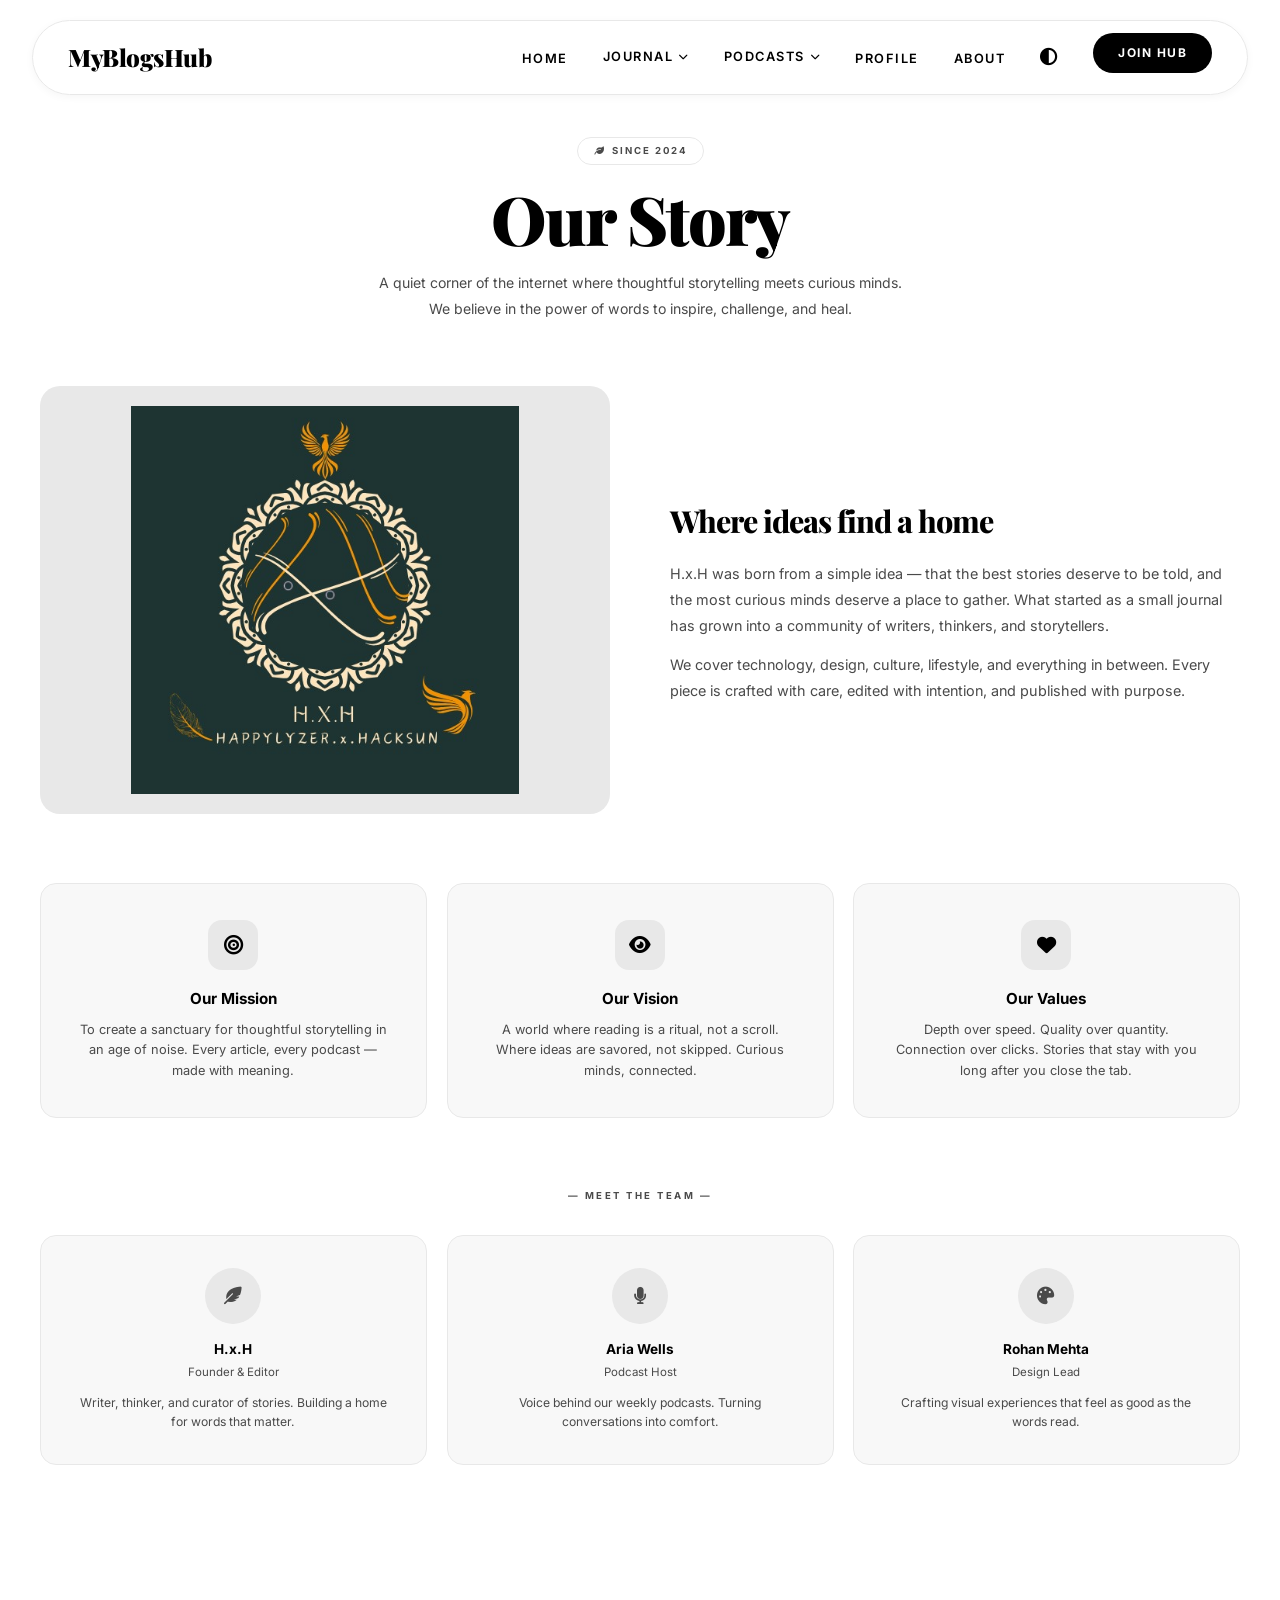
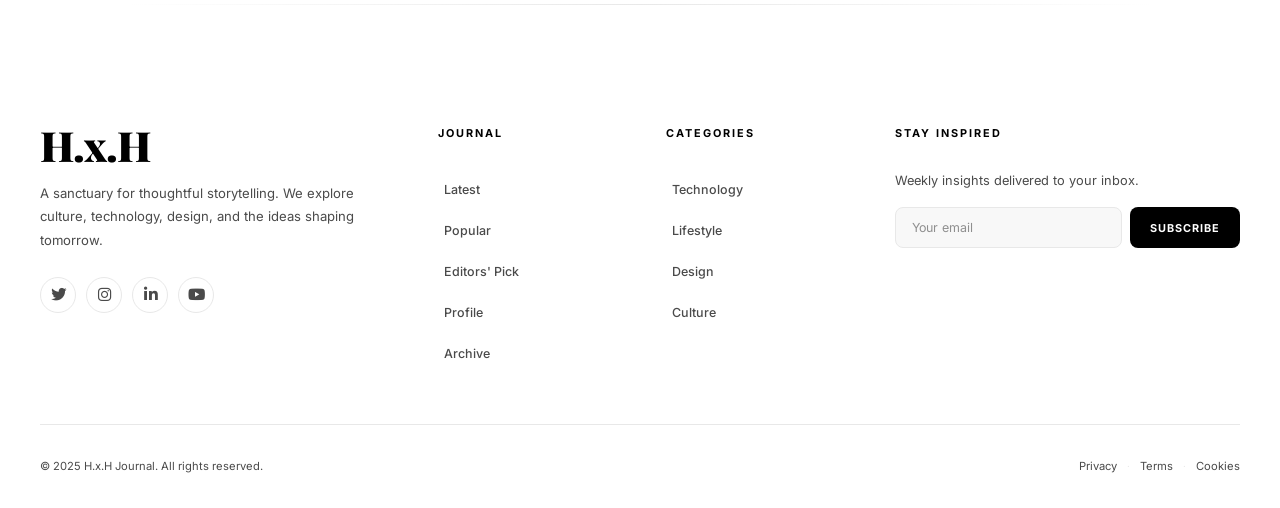
<file: about.html>
<!DOCTYPE html>
<html lang="en">
<head>
  <meta charset="UTF-8">
  <meta name="viewport" content="width=device-width, initial-scale=1.0">
  <title>About – H.x.H</title>
  <link rel="stylesheet" href="https://cdnjs.cloudflare.com/ajax/libs/font-awesome/6.0.0-beta3/css/all.min.css">
  <link rel="stylesheet" href="css/style.css">
  <style>
    main { position:relative; padding-top:clamp(110px,15vh,150px); padding-bottom:100px; overflow:hidden; z-index:1; }

    .about-hero { text-align:center; max-width:720px; margin:0 auto clamp(50px,5vw,70px); }
    .about-hero .badge {
      display:inline-flex; align-items:center; gap:6px;
      padding:5px 16px; border-radius:100px; border:1px solid var(--border-color);
      font-size:0.6rem; font-weight:700; text-transform:uppercase; letter-spacing:2px;
      color:var(--sub-text); margin-bottom:18px;
      animation:fadeUp 0.5s cubic-bezier(0.19,1,0.22,1) both;
    }
    .about-hero h1 {
      font-family:'Playfair Display',serif; font-size:clamp(2.4rem,6vw,4.2rem); font-weight:900;
      letter-spacing:-2px; line-height:1.05; margin-bottom:16px;
      animation:fadeUp 0.6s 0.1s cubic-bezier(0.19,1,0.22,1) both;
    }
    .about-hero p {
      color:var(--sub-text); font-size:clamp(0.88rem,1.08vw,1rem); line-height:1.85;
      max-width:540px; margin:0 auto;
      animation:fadeUp 0.7s 0.2s cubic-bezier(0.19,1,0.22,1) both;
    }

    .about-grid { display:grid; grid-template-columns:1fr 1fr; gap:clamp(30px,5vw,60px); align-items:center; margin-bottom:70px; }
    .about-image {
      border-radius:20px; overflow:hidden; background:var(--border-color);
      aspect-ratio:4/3; display:flex; align-items:center; justify-content:center;
      font-size:3rem; color:var(--sub-text); position:relative;
      opacity:0; animation:fadeUp 0.7s 0.25s cubic-bezier(0.19,1,0.22,1) both;
    }
    .about-image i { opacity:0.15; font-size:5rem; }
    .about-text { opacity:0; animation:fadeUp 0.7s 0.35s cubic-bezier(0.19,1,0.22,1) both; }
    .about-text h2 {
      font-family:'Playfair Display',serif; font-size:clamp(1.4rem,2.5vw,1.9rem);
      font-weight:800; letter-spacing:-1px; margin-bottom:14px; color:var(--text-color);
    }
    .about-text p { color:var(--sub-text); font-size:0.9rem; line-height:1.8; margin-bottom:14px; }
    .about-text p:last-child { margin-bottom:0; }

    .mission-row {
      display:grid; grid-template-columns:repeat(3,1fr); gap:20px; margin-bottom:70px;
    }
    .mission-card {
      background:var(--card-bg); border:1px solid var(--border-color); border-radius:16px;
      padding:clamp(22px,3vw,36px); text-align:center;
      transition:all 0.4s cubic-bezier(0.19,1,0.22,1);
      opacity:0; transform:translateY(20px);
      animation:fadeUp 0.5s cubic-bezier(0.19,1,0.22,1) both;
    }
    .mission-card:nth-child(1){animation-delay:0.1s;}
    .mission-card:nth-child(2){animation-delay:0.2s;}
    .mission-card:nth-child(3){animation-delay:0.3s;}
    .mission-card:hover { transform:translateY(-4px); border-color:var(--text-color); box-shadow:0 14px 40px rgba(0,0,0,0.05); }
    .dark-theme .mission-card:hover { box-shadow:0 14px 40px rgba(0,0,0,0.2); }
    .mission-icon {
      width:50px;height:50px;border-radius:14px;background:var(--border-color);
      display:flex;align-items:center;justify-content:center;margin:0 auto 16px;
      font-size:1.2rem;transition:all 0.35s;
    }
    .mission-card:hover .mission-icon { background:var(--text-color); color:var(--bg-color); }
    .mission-card h3 { font-size:0.95rem; font-weight:700; margin-bottom:8px; color:var(--text-color); }
    .mission-card p { font-size:0.8rem; color:var(--sub-text); line-height:1.6; }

    .team-section { margin-bottom:0; }
    .team-section .section-label {
      text-align:center; font-size:0.6rem; font-weight:700; text-transform:uppercase;
      letter-spacing:2.5px; color:var(--sub-text); margin-bottom:30px;
      opacity:0; animation:fadeUp 0.5s 0.3s cubic-bezier(0.19,1,0.22,1) both;
    }
    .team-grid { display:grid; grid-template-columns:repeat(3,1fr); gap:20px; }
    .team-card {
      text-align:center; padding:clamp(20px,3vw,32px); border-radius:16px;
      background:var(--card-bg); border:1px solid var(--border-color);
      transition:all 0.4s cubic-bezier(0.19,1,0.22,1);
      opacity:0; transform:translateY(20px);
      animation:fadeUp 0.5s cubic-bezier(0.19,1,0.22,1) both;
    }
    .team-card:nth-child(1){animation-delay:0.1s;}
    .team-card:nth-child(2){animation-delay:0.2s;}
    .team-card:nth-child(3){animation-delay:0.3s;}
    .team-card:hover { transform:translateY(-3px); border-color:var(--text-color); }
    .team-avatar {
      width:56px;height:56px;border-radius:50%;background:var(--border-color);
      display:flex;align-items:center;justify-content:center;margin:0 auto 14px;
      font-size:1.1rem; color:var(--sub-text); transition:all 0.35s;
    }
    .team-card:hover .team-avatar { background:var(--text-color); color:var(--bg-color); }
    .team-card h4 { font-size:0.85rem; font-weight:700; margin-bottom:2px; color:var(--text-color); }
    .team-card .role { font-size:0.72rem; color:var(--sub-text); margin-bottom:10px; }
    .team-card .bio { font-size:0.76rem; color:var(--sub-text); line-height:1.6; }

    @media (max-width:860px) {
      .about-grid { grid-template-columns:1fr; }
      .about-image { aspect-ratio:16/7; }
      .team-grid { grid-template-columns:1fr 1fr; }
    }
    @media (max-width:768px) {
      main { padding-top:clamp(105px,13vh,130px); padding-bottom:70px; }
      .mission-row { grid-template-columns:1fr 1fr; gap:14px; }
      .team-grid { grid-template-columns:1fr; max-width:380px; margin:0 auto; }
    }
    @media (max-width:420px) {
      .mission-row { grid-template-columns:1fr; }
      .about-image { aspect-ratio:16/9; }
    }
  </style>
</head>
<body class="light-theme">
  <header id="mainHeader">
    <div class="nav-wrap" id="navWrap">
      <a href="index.html" class="logo">MyBlogsHub</a>
      <nav>
        <ul class="nav-links" id="navLinks">
          <li><a href="index.html">Home</a></li>
          <li class="dropdown-parent">
            <span class="dropdown-toggle">Journal <i class="fas fa-chevron-down"></i></span>
            <ul class="dropdown-menu">
              <li><a href="blogs.html?category=all" class="all-cat">All Categories</a></li>
              <li><a href="blogs.html?category=technology">Technology</a></li>
              <li><a href="blogs.html?category=lifestyle">Lifestyle</a></li>
              <li><a href="blogs.html?category=design">Design</a></li>
              <li><a href="blogs.html?category=culture">Culture</a></li>
              <li><a href="blogs.html?category=productivity">Productivity</a></li>
            </ul>
          </li>
          <li class="dropdown-parent">
            <span class="dropdown-toggle">Podcasts <i class="fas fa-chevron-down"></i></span>
            <ul class="dropdown-menu">
              <li><a href="podcasts.html?category=all" class="all-cat">All Categories</a></li>
              <li><a href="podcasts.html?category=technology">Technology</a></li>
              <li><a href="podcasts.html?category=lifestyle">Lifestyle</a></li>
              <li><a href="podcasts.html?category=design">Design</a></li>
              <li><a href="podcasts.html?category=culture">Culture</a></li>
              <li><a href="podcasts.html?category=productivity">Productivity</a></li>
            </ul>
          </li>
          <li><a href="profile.html">Profile</a></li>
          <li><a href="about.html">About</a></li>
          <li><button class="theme-toggle" id="themeToggle"><i class="fas fa-adjust"></i></button></li>
          <li><a href="join-hub.html" class="join-hub-btn">Join Hub</a></li>
        </ul>
        <button class="hamburger-icon" onclick="toggleMenu()"><i class="fas fa-bars"></i></button>
      </nav>
    </div>
  </header>

  <div id="closeBtn" onclick="toggleMenu()">&times;</div>

  <main>
    <div class="container">
      <div class="about-hero">
        <div class="badge"><i class="fas fa-leaf"></i> Since 2024</div>
        <h1>Our Story</h1>
        <p>A quiet corner of the internet where thoughtful storytelling meets curious minds. We believe in the power of words to inspire, challenge, and heal.</p>
      </div>

      <div class="about-grid">
        <div class="about-image"><img src="images/logo.jpeg" alt="H.x.H"></div>
        <div class="about-text">
          <h2>Where ideas find a home</h2>
          <p>H.x.H was born from a simple idea — that the best stories deserve to be told, and the most curious minds deserve a place to gather. What started as a small journal has grown into a community of writers, thinkers, and storytellers.</p>
          <p>We cover technology, design, culture, lifestyle, and everything in between. Every piece is crafted with care, edited with intention, and published with purpose.</p>
        </div>
      </div>

      <div class="mission-row">
        <div class="mission-card tilt-card">
          <div class="mission-icon"><i class="fas fa-bullseye"></i></div>
          <h3>Our Mission</h3>
          <p>To create a sanctuary for thoughtful storytelling in an age of noise. Every article, every podcast — made with meaning.</p>
        </div>
        <div class="mission-card tilt-card">
          <div class="mission-icon"><i class="fas fa-eye"></i></div>
          <h3>Our Vision</h3>
          <p>A world where reading is a ritual, not a scroll. Where ideas are savored, not skipped. Curious minds, connected.</p>
        </div>
        <div class="mission-card tilt-card">
          <div class="mission-icon"><i class="fas fa-heart"></i></div>
          <h3>Our Values</h3>
          <p>Depth over speed. Quality over quantity. Connection over clicks. Stories that stay with you long after you close the tab.</p>
        </div>
      </div>

      <div class="team-section">
        <p class="section-label">— Meet the Team —</p>
        <div class="team-grid">
          <div class="team-card tilt-card">
            <div class="team-avatar"><i class="fas fa-feather-alt"></i></div>
            <h4>H.x.H</h4>
            <p class="role">Founder & Editor</p>
            <p class="bio">Writer, thinker, and curator of stories. Building a home for words that matter.</p>
          </div>
          <div class="team-card tilt-card">
            <div class="team-avatar"><i class="fas fa-microphone"></i></div>
            <h4>Aria Wells</h4>
            <p class="role">Podcast Host</p>
            <p class="bio">Voice behind our weekly podcasts. Turning conversations into comfort.</p>
          </div>
          <div class="team-card tilt-card">
            <div class="team-avatar"><i class="fas fa-palette"></i></div>
            <h4>Rohan Mehta</h4>
            <p class="role">Design Lead</p>
            <p class="bio">Crafting visual experiences that feel as good as the words read.</p>
          </div>
        </div>
      </div>
    </div>
  </main>

  <footer>
    <div class="container">
      <div class="footer-grid">
        <div class="footer-col footer-about">
          <div class="footer-logo">H.x.H</div>
          <p>A sanctuary for thoughtful storytelling. We explore culture, technology, design, and the ideas shaping tomorrow.</p>
          <div class="social-icons">
            <a href="#" aria-label="Twitter"><i class="fab fa-twitter"></i></a>
            <a href="#" aria-label="Instagram"><i class="fab fa-instagram"></i></a>
            <a href="#" aria-label="LinkedIn"><i class="fab fa-linkedin-in"></i></a>
            <a href="#" aria-label="YouTube"><i class="fab fa-youtube"></i></a>
          </div>
        </div>
        <div class="footer-col"><h4>Journal</h4><ul class="footer-links"><li><a href="blogs.html?category=all">Latest</a></li><li><a href="blogs.html?category=all">Popular</a></li><li><a href="blogs.html?category=all">Editors' Pick</a></li><li><a href="profile.html">Profile</a></li><li><a href="blogs.html?category=all">Archive</a></li></ul></div>
        <div class="footer-col"><h4>Categories</h4><ul class="footer-links"><li><a href="blogs.html?category=technology">Technology</a></li><li><a href="blogs.html?category=lifestyle">Lifestyle</a></li><li><a href="blogs.html?category=design">Design</a></li><li><a href="blogs.html?category=culture">Culture</a></li></ul></div>
        <div class="footer-col"><h4>Stay Inspired</h4><p class="newsletter-text">Weekly insights delivered to your inbox.</p><form class="newsletter-form" onsubmit="event.preventDefault();this.querySelector('input').value='';this.querySelector('button').textContent='Subscribed!';setTimeout(()=>this.querySelector('button').textContent='Subscribe',2000);"><input type="email" placeholder="Your email" required><button type="submit">Subscribe</button></form></div>
      </div>
      <div class="footer-bottom"><span>&copy; 2025 H.x.H Journal. All rights reserved.</span><div class="footer-links-row"><a href="#">Privacy</a><span class="dot">&middot;</span><a href="#">Terms</a><span class="dot">&middot;</span><a href="#">Cookies</a></div></div>
    </div>
  </footer>

  <script src="js/app.js"></script>
</body>
</html>
</file>
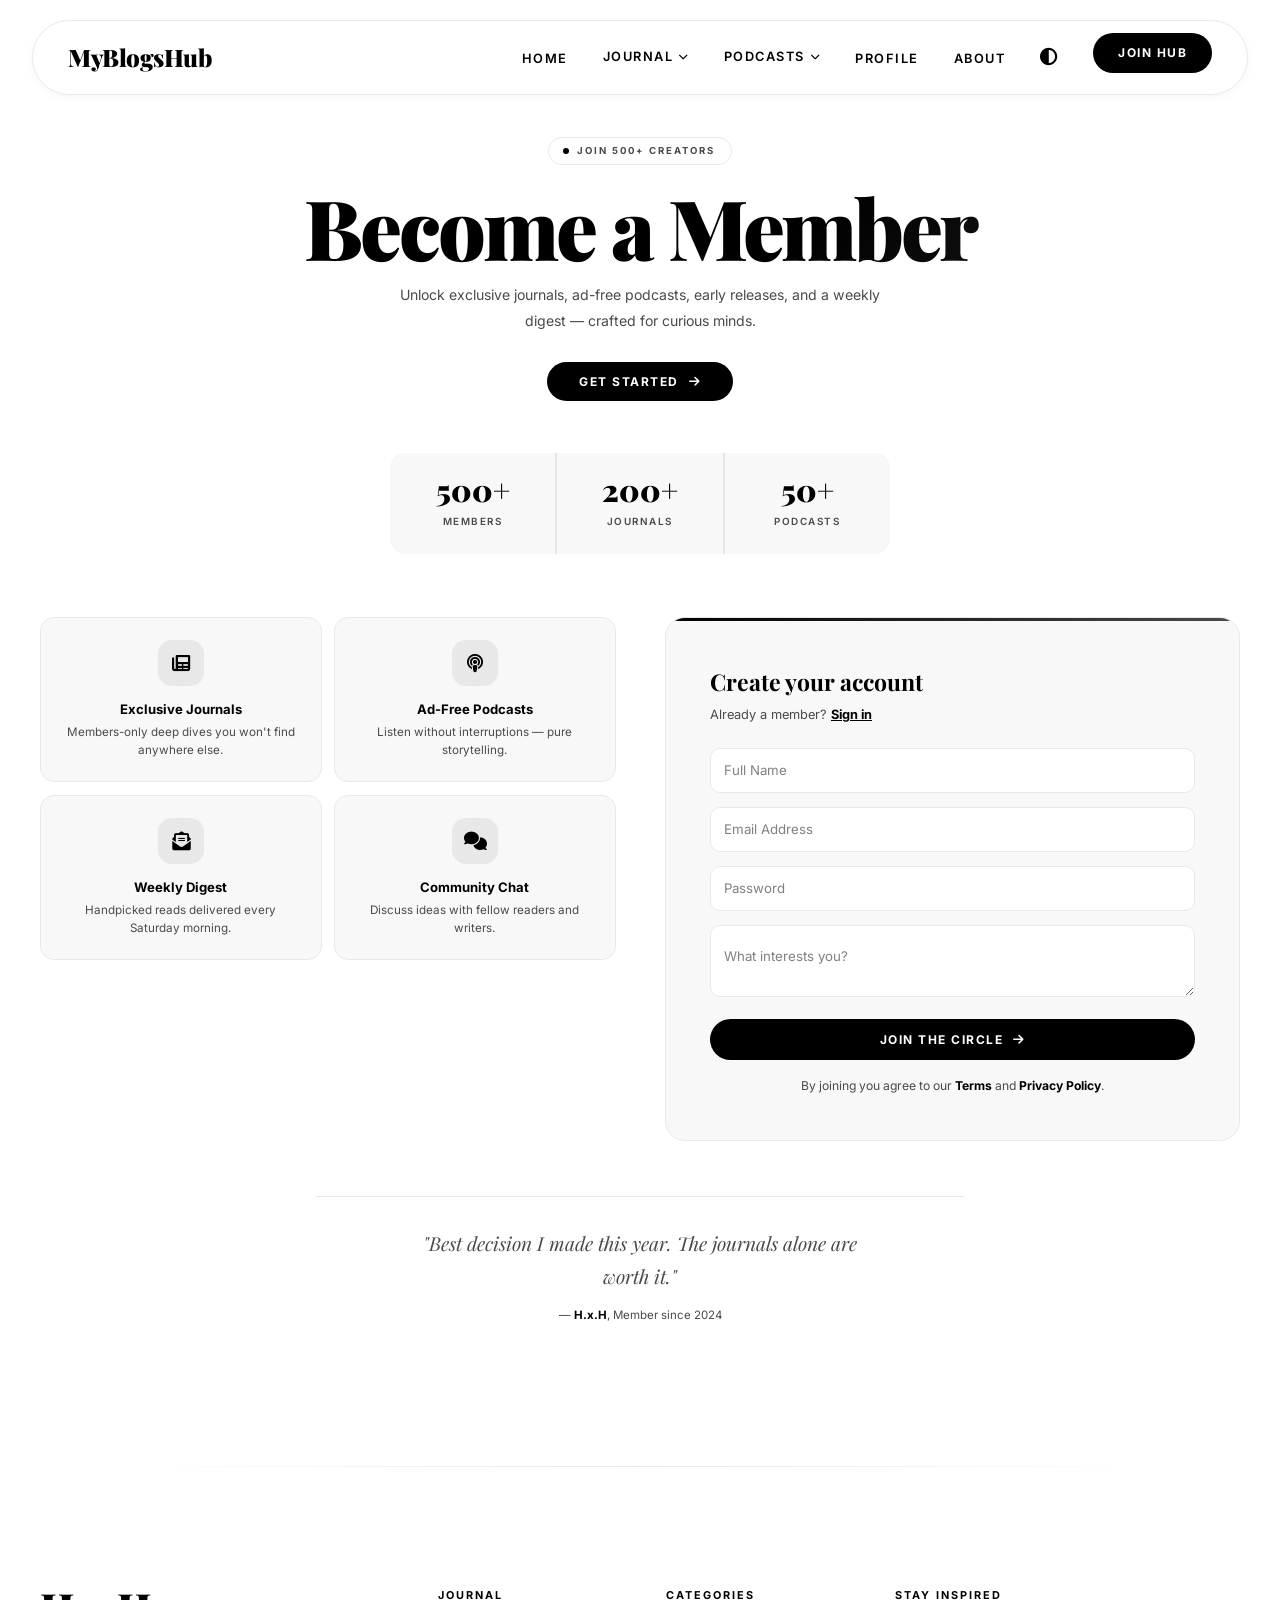
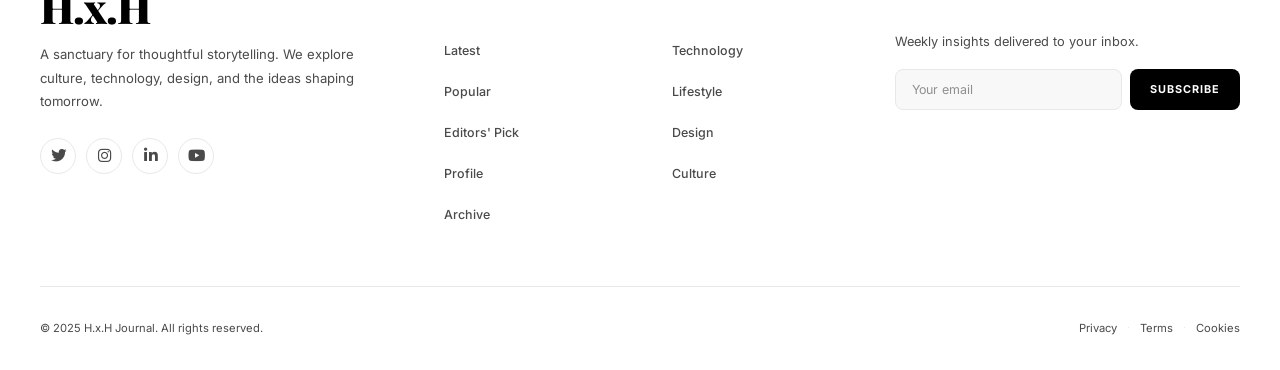
<file: join-hub.html>
<!DOCTYPE html>
<html lang="en">
<head>
  <meta charset="UTF-8">
  <meta name="viewport" content="width=device-width, initial-scale=1.0">
  <title>Join Hub – H.x.H</title>
  <link rel="stylesheet" href="https://cdnjs.cloudflare.com/ajax/libs/font-awesome/6.0.0-beta3/css/all.min.css">
  <link rel="stylesheet" href="css/style.css">
  <style>
    main { position:relative; padding-top:clamp(110px,15vh,150px); padding-bottom:100px; overflow:hidden; z-index:1; }

    .join-header { text-align:center; max-width:750px; margin:0 auto clamp(40px,4vw,55px); }
    .badge {
      display:inline-flex; align-items:center; gap:8px;
      padding:5px 16px 5px 14px; border-radius:100px;
      border:1px solid var(--border-color);
      font-size:0.6rem; font-weight:700; text-transform:uppercase; letter-spacing:2px;
      color:var(--sub-text); margin-bottom:20px; position:relative;
      animation:fadeUp 0.5s cubic-bezier(0.19,1,0.22,1) both;
    }
    .badge-dot { width:6px;height:6px;border-radius:50%;background:var(--text-color);animation:pulseDot 2s ease-in-out infinite; }
    @keyframes pulseDot { 0%,100%{opacity:1;transform:scale(1)} 50%{opacity:0.3;transform:scale(0.6)} }

    .join-header h1 {
      font-family:'Playfair Display',serif; font-size:clamp(2.8rem,7.5vw,5.2rem); font-weight:900;
      letter-spacing:-3px; line-height:1; margin-bottom:14px;
      background:linear-gradient(135deg,var(--text-color) 0%,var(--text-color) 35%,var(--sub-text) 100%);
      background-size:200% 200%;
      -webkit-background-clip:text;-webkit-text-fill-color:transparent;background-clip:text;
      animation:fadeUp 0.6s 0.1s cubic-bezier(0.19,1,0.22,1) both, gradientShift 6s ease-in-out infinite 0.5s;
    }
    @keyframes gradientShift { 0%,100%{background-position:0% 50%} 50%{background-position:100% 50%} }
    .join-header p {
      color:var(--sub-text); font-size:clamp(0.88rem,1.08vw,1rem); line-height:1.85;
      max-width:520px; margin:0 auto 28px;
      animation:fadeUp 0.7s 0.2s cubic-bezier(0.19,1,0.22,1) both;
    }
    .join-header .hero-cta {
      display:inline-flex; align-items:center; gap:10px;
      background:var(--text-color); color:var(--bg-color); border:none;
      padding:12px 32px; font-family:'Inter',sans-serif; font-weight:700;
      font-size:0.75rem; text-transform:uppercase; letter-spacing:1.5px;
      border-radius:100px; cursor:pointer; position:relative; overflow:hidden;
      transition:all 0.4s cubic-bezier(0.19,1,0.22,1);
      animation:fadeUp 0.8s 0.3s cubic-bezier(0.19,1,0.22,1) both;
    }
    .join-header .hero-cta::before {
      content:''; position:absolute; inset:0; width:70px;
      background:rgba(255,255,255,0.07); transform:skewX(-20deg) translateX(-100px);
      transition:transform 0.5s cubic-bezier(0.19,1,0.22,1);
    }
    .join-header .hero-cta:hover::before { transform:skewX(-20deg) translateX(300px); }
    .join-header .hero-cta:hover { transform:translateY(-2px); box-shadow:0 14px 35px rgba(0,0,0,0.12); opacity:0.9; }
    .join-header .hero-cta:active { transform:scale(0.97); }
    .join-header .hero-cta i { transition:transform 0.35s; }
    .join-header .hero-cta:hover i { transform:translateX(5px); }

    .stats-row {
      display:grid; grid-template-columns:repeat(3,1fr); gap:2px; max-width:500px;
      margin:0 auto clamp(55px,5vw,70px); border-radius:16px; overflow:hidden;
      background:var(--border-color); opacity:0;
      animation:fadeUp 0.6s 0.35s cubic-bezier(0.19,1,0.22,1) both;
    }
    .stat-item {
      background:var(--card-bg); padding:20px 16px; text-align:center;
      transition:background 0.3s;
    }
    .stat-item:hover { background:var(--border-color); }
    .stat-num {
      font-family:'Playfair Display',serif; font-size:clamp(1.4rem,2.5vw,1.9rem);
      font-weight:900; color:var(--text-color); display:block; line-height:1.1;
    }
    .stat-label { font-size:0.62rem; text-transform:uppercase; letter-spacing:1.5px; color:var(--sub-text); font-weight:600; }

    .join-grid {
      display:grid; grid-template-columns:1fr 1fr; gap:clamp(24px,4vw,50px);
      align-items:start; margin-bottom:0;
    }

    .features { display:grid; grid-template-columns:1fr 1fr; gap:12px; }
    .feature-card {
      padding:clamp(16px,2vw,22px); border-radius:14px;
      background:var(--card-bg); border:1px solid var(--border-color);
      transition:all 0.45s cubic-bezier(0.19,1,0.22,1);
      text-align:center; cursor:default; position:relative; overflow:hidden;
      opacity:0; transform:translateY(24px);
      animation:fadeUp 0.5s cubic-bezier(0.19,1,0.22,1) both;
    }
    .feature-card::after {
      content:''; position:absolute; bottom:0; left:50%; transform:translateX(-50%);
      width:0; height:2px; background:var(--text-color);
      transition:width 0.45s cubic-bezier(0.19,1,0.22,1);
    }
    .feature-card:hover::after { width:80%; }
    .feature-card:nth-child(1){animation-delay:0.05s;}
    .feature-card:nth-child(2){animation-delay:0.15s;}
    .feature-card:nth-child(3){animation-delay:0.25s;}
    .feature-card:nth-child(4){animation-delay:0.35s;}
    .feature-card:hover { transform:translateY(-4px) scale(1.02); border-color:var(--text-color); box-shadow:0 16px 40px rgba(0,0,0,0.06); }
    .dark-theme .feature-card:hover { box-shadow:0 16px 40px rgba(0,0,0,0.25); }
    .feature-icon {
      width:46px;height:46px;border-radius:14px;background:var(--border-color);
      display:flex;align-items:center;justify-content:center;margin:0 auto 12px;
      font-size:1.15rem;transition:all 0.45s cubic-bezier(0.19,1,0.22,1);
      will-change:transform;
    }
    .feature-card:hover .feature-icon { background:var(--text-color); color:var(--bg-color); transform:scale(1.1) translateY(-2px); }
    .feature-card strong { display:block;font-size:0.82rem;font-weight:700;margin-bottom:4px;color:var(--text-color); }
    .feature-card span { font-size:0.73rem;color:var(--sub-text);line-height:1.5;display:block; }

    .form-col {
      opacity:0; transform:translateY(24px);
      animation:fadeUp 0.6s 0.15s cubic-bezier(0.19,1,0.22,1) both;
    }
    .form-card {
      background:var(--card-bg); border:1px solid var(--border-color); border-radius:20px;
      padding:clamp(26px,3.5vw,44px); position:relative; overflow:hidden;
    }
    .form-card::before {
      content:''; position:absolute; top:0; left:0; right:0; height:3px;
      background:linear-gradient(90deg,var(--text-color),var(--sub-text),var(--text-color));
      background-size:200% 100%; animation:borderGlow 4s ease-in-out infinite;
    }
    @keyframes borderGlow { 0%,100%{background-position:0% 50%} 50%{background-position:100% 50%} }
    .form-card h3 { font-family:'Playfair Display',serif; font-size:clamp(1.2rem,1.8vw,1.5rem); margin-bottom:3px; color:var(--text-color); }
    .form-card .subtitle { color:var(--sub-text); font-size:0.8rem; margin-bottom:22px; }
    .form-card .subtitle a { color:var(--text-color); font-weight:700; text-decoration:underline; }

    .input-group { margin-bottom:14px; }
    .input-wrap { position:relative; }
    .input-wrap input, .input-wrap textarea {
      width:100%; background:var(--bg-color); border:1px solid var(--border-color);
      padding:20px 14px 7px; font-family:'Inter',sans-serif; font-size:0.87rem;
      color:var(--text-color); border-radius:10px; outline:none;
      transition:border-color 0.35s cubic-bezier(0.19,1,0.22,1), box-shadow 0.35s;
    }
    .input-wrap input:focus, .input-wrap textarea:focus {
      border-color:var(--text-color); box-shadow:0 0 0 4px rgba(128,128,128,0.06);
    }
    .input-wrap textarea { padding-top:24px; min-height:72px; resize:vertical; }
    .input-wrap label {
      position:absolute; top:50%; transform:translateY(-50%); left:14px;
      font-size:0.83rem; color:var(--sub-text); pointer-events:none;
      transition:all 0.3s cubic-bezier(0.19,1,0.22,1); opacity:0.7; letter-spacing:0;
    }
    .input-wrap textarea + label { top:20px; transform:translateY(0); }
    .input-wrap input:focus + label, .input-wrap input:not(:placeholder-shown) + label,
    .input-wrap textarea:focus + label, .input-wrap textarea:not(:placeholder-shown) + label {
      top:5px; transform:translateY(0); font-size:0.58rem; font-weight:700;
      text-transform:uppercase; letter-spacing:1px; opacity:0.45;
    }

    .submit-btn {
      width:100%; background:var(--text-color); color:var(--bg-color); border:none;
      padding:13px 26px; font-family:'Inter',sans-serif; font-weight:700;
      font-size:0.75rem; text-transform:uppercase; letter-spacing:1.5px;
      border-radius:100px; cursor:pointer; margin-top:8px; position:relative; overflow:hidden;
      transition:all 0.4s cubic-bezier(0.19,1,0.22,1);
      display:flex; align-items:center; justify-content:center; gap:10px;
    }
    .submit-btn::before {
      content:''; position:absolute; inset:0; width:70px;
      background:rgba(255,255,255,0.06); transform:skewX(-20deg) translateX(-120px);
      transition:transform 0.5s cubic-bezier(0.19,1,0.22,1);
    }
    .submit-btn:hover::before { transform:skewX(-20deg) translateX(300px); }
    .submit-btn i { transition:transform 0.35s; }
    .submit-btn:hover i { transform:translateX(5px); }
    .submit-btn:hover { opacity:0.9; transform:translateY(-2px); box-shadow:0 14px 35px rgba(0,0,0,0.1); }
    .submit-btn:active { transform:scale(0.97); }

    .alt-action { text-align:center; margin-top:16px; color:var(--sub-text); font-size:0.76rem; line-height:1.6; }
    .alt-action a { color:var(--text-color); font-weight:700; text-decoration:none; position:relative; }
    .alt-action a::after { content:''; position:absolute; bottom:-1px; left:0; width:0; height:1px; background:var(--text-color); transition:width 0.35s; }
    .alt-action a:hover::after { width:100%; }

    .testimonial {
      max-width:650px; margin:55px auto 0; text-align:center; padding:30px 0 0;
      border-top:1px solid var(--border-color); position:relative;
      opacity:0; animation:fadeUp 0.7s 0.45s cubic-bezier(0.19,1,0.22,1) both;
    }
    .testimonial blockquote {
      font-family:'Playfair Display',serif; font-size:clamp(1rem,1.5vw,1.25rem);
      font-style:italic; color:var(--sub-text); line-height:1.7; max-width:480px; margin:0 auto 14px;
    }
    .testimonial .attribution { font-size:0.72rem; color:var(--sub-text); }
    .testimonial .attribution strong { color:var(--text-color); font-weight:700; }

    @media (max-width:860px) {
      .join-grid { grid-template-columns:1fr; }
      .features { grid-template-columns:1fr 1fr; }
    }
    @media (max-width:768px) {
      main { padding-top:clamp(105px,13vh,130px); padding-bottom:70px; }
      .join-header h1 { letter-spacing:-1px; }
      .features { grid-template-columns:1fr; gap:14px; }
      .feature-card { padding:20px; }
      .feature-card span { font-size:0.8rem; }
      .stats-row { max-width:100%; }
      .stat-item { padding:16px 12px; }
      .stat-num { font-size:1.5rem; }
      .stat-label { font-size:0.58rem; }
      .form-card { padding:28px 22px; }
      .input-wrap input, .input-wrap textarea { padding:22px 16px 8px; font-size:0.95rem; }
      .input-wrap label { left:16px; font-size:0.9rem; }
      .input-wrap input:focus + label, .input-wrap input:not(:placeholder-shown) + label,
      .input-wrap textarea:focus + label, .input-wrap textarea:not(:placeholder-shown) + label { top:6px; font-size:0.62rem; }
      .submit-btn { padding:15px 28px; font-size:0.8rem; }
      .join-header h1 { font-size:2.6rem; }
      .join-header p { font-size:0.95rem; }
      .testimonial { margin-top:40px; padding:24px 0 0; }
      .testimonial blockquote { font-size:1.05rem; }
    }
    @media (max-width:420px) {
      main { padding-bottom:50px; }
      .join-header h1 { font-size:2.2rem; }
      .join-header p { margin-bottom:22px; }
      .form-card { padding:22px 16px; }
      .feature-card { padding:16px; }
      .feature-card strong { font-size:0.85rem; }
      .feature-card span { font-size:0.78rem; }
      .stat-item { padding:12px 8px; }
      .submit-btn { padding:14px 22px; font-size:0.75rem; }
      .testimonial blockquote { font-size:0.95rem; }
    }
  </style>
</head>
<body class="light-theme">
  <header id="mainHeader">
    <div class="nav-wrap" id="navWrap">
      <a href="index.html" class="logo">MyBlogsHub</a>
      <nav>
        <ul class="nav-links" id="navLinks">
          <li><a href="index.html">Home</a></li>
          <li class="dropdown-parent">
            <span class="dropdown-toggle">Journal <i class="fas fa-chevron-down"></i></span>
            <ul class="dropdown-menu">
              <li><a href="blogs.html?category=all" class="all-cat">All Categories</a></li>
              <li><a href="blogs.html?category=technology">Technology</a></li>
              <li><a href="blogs.html?category=lifestyle">Lifestyle</a></li>
              <li><a href="blogs.html?category=design">Design</a></li>
              <li><a href="blogs.html?category=culture">Culture</a></li>
              <li><a href="blogs.html?category=productivity">Productivity</a></li>
            </ul>
          </li>
          <li class="dropdown-parent">
            <span class="dropdown-toggle">Podcasts <i class="fas fa-chevron-down"></i></span>
            <ul class="dropdown-menu">
              <li><a href="podcasts.html?category=all" class="all-cat">All Categories</a></li>
              <li><a href="podcasts.html?category=technology">Technology</a></li>
              <li><a href="podcasts.html?category=lifestyle">Lifestyle</a></li>
              <li><a href="podcasts.html?category=design">Design</a></li>
              <li><a href="podcasts.html?category=culture">Culture</a></li>
              <li><a href="podcasts.html?category=productivity">Productivity</a></li>
            </ul>
          </li>
          <li><a href="profile.html">Profile</a></li>
          <li><a href="about.html">About</a></li>
          <li><button class="theme-toggle" id="themeToggle"><i class="fas fa-adjust"></i></button></li>
          <li><a href="join-hub.html" class="join-hub-btn">Join Hub</a></li>
        </ul>
        <button class="hamburger-icon" onclick="toggleMenu()"><i class="fas fa-bars"></i></button>
      </nav>
    </div>
  </header>

  <div id="closeBtn" onclick="toggleMenu()">&times;</div>

  <main>
    <div class="container">
      <div class="join-header">
        <div class="badge"><span class="badge-dot"></span> Join 500+ Creators</div>
        <h1>Become a Member</h1>
        <p>Unlock exclusive journals, ad-free podcasts, early releases, and a weekly digest — crafted for curious minds.</p>
        <button class="hero-cta ripple-btn" onclick="document.getElementById('signupForm').scrollIntoView({behavior:'smooth'})">Get Started <i class="fas fa-arrow-right"></i></button>
      </div>

      <div class="stats-row">
        <div class="stat-item"><span class="stat-num">500+</span><span class="stat-label">Members</span></div>
        <div class="stat-item"><span class="stat-num">200+</span><span class="stat-label">Journals</span></div>
        <div class="stat-item"><span class="stat-num">50+</span><span class="stat-label">Podcasts</span></div>
      </div>

      <div class="join-grid">
        <div class="features">
          <div class="feature-card">
            <div class="feature-icon"><i class="fas fa-newspaper"></i></div>
            <strong>Exclusive Journals</strong>
            <span>Members-only deep dives you won't find anywhere else.</span>
          </div>
          <div class="feature-card">
            <div class="feature-icon"><i class="fas fa-podcast"></i></div>
            <strong>Ad-Free Podcasts</strong>
            <span>Listen without interruptions — pure storytelling.</span>
          </div>
          <div class="feature-card">
            <div class="feature-icon"><i class="fas fa-envelope-open-text"></i></div>
            <strong>Weekly Digest</strong>
            <span>Handpicked reads delivered every Saturday morning.</span>
          </div>
          <div class="feature-card">
            <div class="feature-icon"><i class="fas fa-comments"></i></div>
            <strong>Community Chat</strong>
            <span>Discuss ideas with fellow readers and writers.</span>
          </div>
        </div>
        <div class="form-col" id="signupForm">
          <div class="form-card">
            <h3>Create your account</h3>
            <p class="subtitle">Already a member? <a href="signin.html">Sign in</a></p>
            <form onsubmit="event.preventDefault();const btn=this.querySelector('button[type=submit]');const t=btn.textContent;btn.textContent='Welcome!';btn.style.opacity='0.8';setTimeout(()=>{btn.textContent=t;btn.style.opacity='1'},2000);">
              <div class="input-group">
                <div class="input-wrap">
                  <input type="text" placeholder=" " required>
                  <label>Full Name</label>
                </div>
              </div>
              <div class="input-group">
                <div class="input-wrap">
                  <input type="email" placeholder=" " required>
                  <label>Email Address</label>
                </div>
              </div>
              <div class="input-group">
                <div class="input-wrap">
                  <input type="password" placeholder=" " required minlength="6">
                  <label>Password</label>
                </div>
              </div>
              <div class="input-group">
                <div class="input-wrap">
                  <textarea placeholder=" "></textarea>
                  <label>What interests you?</label>
                </div>
              </div>
              <button type="submit" class="submit-btn ripple-btn">Join the Circle <i class="fas fa-arrow-right"></i></button>
            </form>
            <p class="alt-action">By joining you agree to our <a href="#">Terms</a> and <a href="#">Privacy Policy</a>.</p>
          </div>
        </div>
      </div>

      <div class="testimonial">
        <blockquote>"Best decision I made this year. The journals alone are worth it."</blockquote>
        <p class="attribution">— <strong>H.x.H</strong>, Member since 2024</p>
      </div>
    </div>
  </main>

  <footer>
    <div class="container">
      <div class="footer-grid">
        <div class="footer-col footer-about">
          <div class="footer-logo">H.x.H</div>
          <p>A sanctuary for thoughtful storytelling. We explore culture, technology, design, and the ideas shaping tomorrow.</p>
          <div class="social-icons">
            <a href="#" aria-label="Twitter"><i class="fab fa-twitter"></i></a>
            <a href="#" aria-label="Instagram"><i class="fab fa-instagram"></i></a>
            <a href="#" aria-label="LinkedIn"><i class="fab fa-linkedin-in"></i></a>
            <a href="#" aria-label="YouTube"><i class="fab fa-youtube"></i></a>
          </div>
        </div>
        <div class="footer-col"><h4>Journal</h4><ul class="footer-links"><li><a href="blogs.html?category=all">Latest</a></li><li><a href="blogs.html?category=all">Popular</a></li><li><a href="blogs.html?category=all">Editors' Pick</a></li><li><a href="profile.html">Profile</a></li><li><a href="blogs.html?category=all">Archive</a></li></ul></div>
        <div class="footer-col"><h4>Categories</h4><ul class="footer-links"><li><a href="blogs.html?category=technology">Technology</a></li><li><a href="blogs.html?category=lifestyle">Lifestyle</a></li><li><a href="blogs.html?category=design">Design</a></li><li><a href="blogs.html?category=culture">Culture</a></li></ul></div>
        <div class="footer-col"><h4>Stay Inspired</h4><p class="newsletter-text">Weekly insights delivered to your inbox.</p><form class="newsletter-form" onsubmit="event.preventDefault();this.querySelector('input').value='';this.querySelector('button').textContent='Subscribed!';setTimeout(()=>this.querySelector('button').textContent='Subscribe',2000);"><input type="email" placeholder="Your email" required><button type="submit">Subscribe</button></form></div>
      </div>
      <div class="footer-bottom"><span>&copy; 2025 H.x.H Journal. All rights reserved.</span><div class="footer-links-row"><a href="#">Privacy</a><span class="dot">&middot;</span><a href="#">Terms</a><span class="dot">&middot;</span><a href="#">Cookies</a></div></div>
    </div>
  </footer>

  <script src="js/app.js"></script>
</body>
</html>
</file>
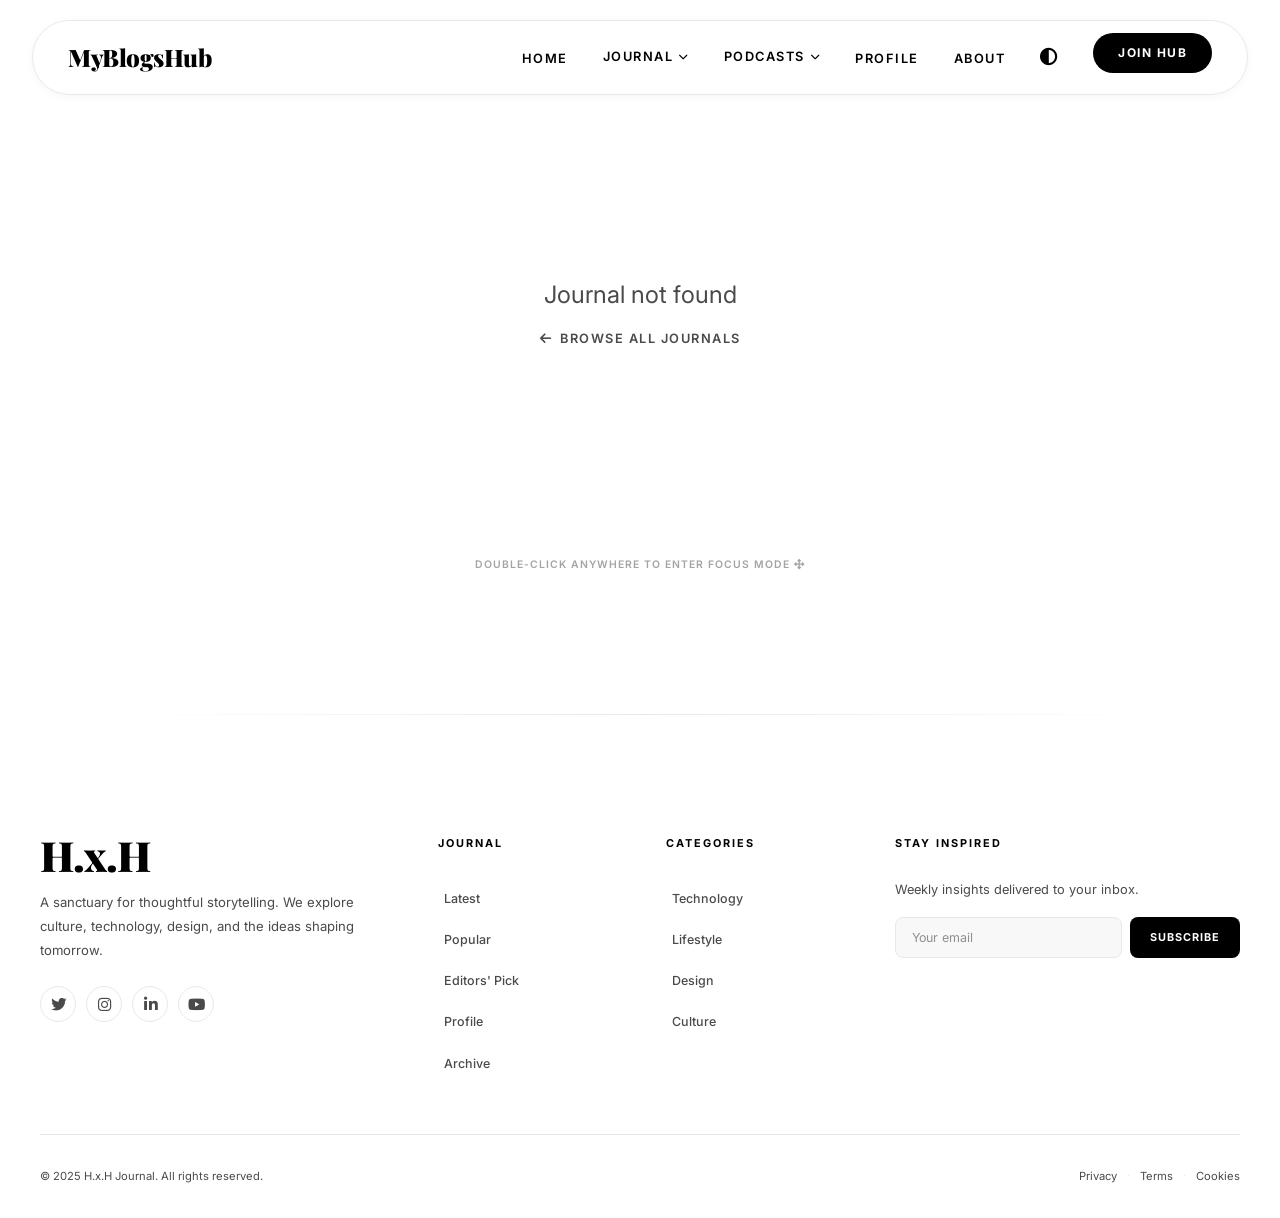
<file: post.html>
<!DOCTYPE html>
<html lang="en">
<head>
  <meta charset="UTF-8">
  <meta name="viewport" content="width=device-width, initial-scale=1.0">
  <title>Journal – H.x.H</title>
  <link rel="stylesheet" href="https://cdnjs.cloudflare.com/ajax/libs/font-awesome/6.0.0-beta3/css/all.min.css">
  <link rel="stylesheet" href="css/style.css">
  <style>
    main { position:relative; padding-top:clamp(110px,15vh,150px); padding-bottom:100px; overflow:hidden; z-index:1; }

    .post-wrap { max-width:760px; margin:0 auto; }
    .post-header { text-align:center; margin-bottom:clamp(30px,4vw,50px); }
    .post-header .post-cat {
      display:inline-block; font-size:0.6rem; font-weight:700; text-transform:uppercase;
      letter-spacing:2px; color:var(--sub-text); margin-bottom:14px;
      animation:fadeUp 0.6s 0.05s var(--smooth) both;
    }
    .post-header h1 {
      font-family:'Playfair Display',serif; font-size:clamp(2rem,5vw,3.5rem);
      font-weight:900; letter-spacing:-2px; line-height:1.05; margin-bottom:14px;
      animation:fadeUp 0.6s 0.1s var(--smooth) both;
    }
    .post-header .post-meta {
      font-size:0.72rem; color:var(--sub-text); font-weight:500;
      display:flex; align-items:center; justify-content:center; gap:10px; flex-wrap:wrap;
      animation:fadeUp 0.6s 0.15s var(--smooth) both;
    }
    .post-header .post-meta .dot { font-size:0.4rem; }

    .post-img {
      width:100%; border-radius:20px; overflow:hidden;
      margin-bottom:clamp(30px,4vw,50px); background:var(--border-color);
      aspect-ratio:16/9; position:relative;
      animation:fadeUp 0.7s 0.2s var(--smooth) both;
    }
    .post-img img { width:100%; height:100%; object-fit:cover; }

    .post-body {
      animation:fadeUp 0.8s 0.25s var(--smooth) both;
    }
    .post-body p {
      font-size:clamp(0.95rem,1.15vw,1.08rem);
      color:var(--text-color); line-height:1.9; margin-bottom:1.6em;
      font-weight:400;
    }
    .post-body p:first-child::first-letter {
      font-family:'Playfair Display',serif; font-size:3.2em; font-weight:900;
      float:left; line-height:0.9; margin-right:10px; margin-top:4px;
      color:var(--text-color);
    }
    .post-body strong { font-weight:700; }
    .post-body em { font-style:italic; color:var(--sub-text); }

    .post-footer {
      margin-top:clamp(40px,6vw,70px); padding-top:clamp(24px,3vw,36px);
      border-top:1px solid var(--border-color);
      animation:fadeUp 0.7s 0.3s var(--smooth) both;
    }
    .post-footer-row {
      display:flex; justify-content:space-between; align-items:center; flex-wrap:wrap; gap:14px;
    }
    .post-tags { display:flex; gap:8px; flex-wrap:wrap; }
    .post-tag {
      font-size:0.6rem; text-transform:uppercase; letter-spacing:1px; font-weight:700;
      padding:5px 14px; border-radius:100px; border:1px solid var(--border-color);
      color:var(--sub-text); transition:all 0.3s var(--smooth);
    }
    .post-tag:hover { background:var(--text-color); color:var(--bg-color); border-color:var(--text-color); }
    .post-share { display:flex; gap:8px; }
    .post-share a {
      width:36px;height:36px;border-radius:50%;border:1px solid var(--border-color);
      display:flex;align-items:center;justify-content:center;
      color:var(--sub-text);text-decoration:none;font-size:0.8rem;
      transition:all 0.35s var(--spring);
    }
    .post-share a:hover { background:var(--text-color);color:var(--bg-color);border-color:var(--text-color);transform:translateY(-2px); }

    .post-nav {
      display:grid; grid-template-columns:1fr 1fr; gap:16px;
      margin-top:clamp(30px,4vw,50px);
    }
    .post-nav a {
      padding:clamp(18px,2.5vw,28px); border-radius:14px;
      border:1px solid var(--border-color); background:var(--card-bg);
      text-decoration:none; transition:all 0.4s var(--spring);
      animation:fadeUp 0.7s var(--smooth) both;
    }
    .post-nav a:hover { transform:translateY(-4px); border-color:var(--border-color); box-shadow:var(--shadow-hover); }
    .post-nav a:first-child { text-align:left; }
    .post-nav a:last-child { text-align:right; }
    .post-nav .nav-label { font-size:0.6rem; text-transform:uppercase; letter-spacing:1.5px; color:var(--sub-text); font-weight:600; margin-bottom:4px; }
    .post-nav .nav-title { font-size:0.82rem; font-weight:700; color:var(--text-color); }

    .post-loading {
      text-align:center; padding:80px 20px; color:var(--sub-text); font-size:0.9rem;
    }

    /* Focus Mode */
    body.focus-mode header,
    body.focus-mode footer,
    body.focus-mode .back-btn,
    body.focus-mode .post-nav,
    body.focus-mode .post-footer,
    body.focus-mode .post-img,
    body.focus-mode .post-header .post-meta,
    body.focus-mode .post-header .post-cat { display:none !important; }
    body.focus-mode main {
      padding-top:clamp(30px,5vh,60px); padding-bottom:clamp(30px,5vh,60px);
      animation:none;
    }
    body.focus-mode .post-wrap { max-width:720px; }
    body.focus-mode .post-body p { font-size:clamp(1rem,1.3vw,1.15rem); line-height:2; }
    body.focus-mode .post-body p:first-child::first-letter { font-size:3.6em; }
    body.focus-mode .post-header { margin-bottom:clamp(16px,2vw,28px); }
    body.focus-mode .post-header h1 { font-size:clamp(1.6rem,3.5vw,2.4rem); margin-bottom:0; }
    body.focus-mode .container { padding:0 clamp(30px,6vw,60px); }

    .focus-hint {
      text-align:center; margin-top:clamp(20px,3vw,36px);
      font-size:0.65rem; color:var(--sub-text); opacity:0.5;
      letter-spacing:1px; text-transform:uppercase; font-weight:600;
      transition:opacity 0.4s;
    }
    body.focus-mode .focus-hint { opacity:0.6; }

    @media (max-width:768px) {
      main { padding-top:clamp(105px,13vh,130px); padding-bottom:70px; }
      .post-body p { font-size:0.95rem; }
      .post-nav { grid-template-columns:1fr; }
    }
    @media (max-width:420px) {
      .post-body p { font-size:0.9rem; line-height:1.8; }
      .post-header h1 { font-size:1.8rem; }
      .post-footer-row { flex-direction:column; align-items:flex-start; }
    }
  </style>
</head>
<body class="light-theme">
  <header id="mainHeader">
    <div class="nav-wrap" id="navWrap">
      <a href="index.html" class="logo">MyBlogsHub</a>
      <nav>
        <ul class="nav-links" id="navLinks">
          <li><a href="index.html">Home</a></li>
          <li class="dropdown-parent">
            <span class="dropdown-toggle">Journal <i class="fas fa-chevron-down"></i></span>
            <ul class="dropdown-menu">
              <li><a href="blogs.html?category=all" class="all-cat">All Categories</a></li>
              <li><a href="blogs.html?category=technology">Technology</a></li>
              <li><a href="blogs.html?category=lifestyle">Lifestyle</a></li>
              <li><a href="blogs.html?category=design">Design</a></li>
              <li><a href="blogs.html?category=culture">Culture</a></li>
              <li><a href="blogs.html?category=productivity">Productivity</a></li>
            </ul>
          </li>
          <li class="dropdown-parent">
            <span class="dropdown-toggle">Podcasts <i class="fas fa-chevron-down"></i></span>
            <ul class="dropdown-menu">
              <li><a href="podcasts.html?category=all" class="all-cat">All Categories</a></li>
              <li><a href="podcasts.html?category=technology">Technology</a></li>
              <li><a href="podcasts.html?category=lifestyle">Lifestyle</a></li>
              <li><a href="podcasts.html?category=design">Design</a></li>
              <li><a href="podcasts.html?category=culture">Culture</a></li>
              <li><a href="podcasts.html?category=productivity">Productivity</a></li>
            </ul>
          </li>
          <li><a href="profile.html">Profile</a></li>
          <li><a href="about.html">About</a></li>
          <li><button class="theme-toggle" id="themeToggle"><i class="fas fa-adjust"></i></button></li>
          <li><a href="join-hub.html" class="join-hub-btn ripple-btn">Join Hub</a></li>
        </ul>
        <button class="hamburger-icon" onclick="toggleMenu()"><i class="fas fa-bars"></i></button>
      </nav>
    </div>
  </header>

  <div id="closeBtn" onclick="toggleMenu()">&times;</div>

  <main>
    <div class="container">
      <div class="post-wrap" id="postWrap">
        <div class="post-loading" id="postLoading">Loading journal...</div>
      </div>
      <div class="focus-hint" id="focusHint"><span id="focusMsg">Double-click anywhere to enter focus mode</span> <i class="fas fa-arrows-alt"></i></div>
    </div>
  </main>

  <footer>
    <div class="container">
      <div class="footer-grid">
        <div class="footer-col footer-about">
          <div class="footer-logo">H.x.H</div>
          <p>A sanctuary for thoughtful storytelling. We explore culture, technology, design, and the ideas shaping tomorrow.</p>
          <div class="social-icons">
            <a href="#" aria-label="Twitter"><i class="fab fa-twitter"></i></a>
            <a href="#" aria-label="Instagram"><i class="fab fa-instagram"></i></a>
            <a href="#" aria-label="LinkedIn"><i class="fab fa-linkedin-in"></i></a>
            <a href="#" aria-label="YouTube"><i class="fab fa-youtube"></i></a>
          </div>
        </div>
        <div class="footer-col"><h4>Journal</h4><ul class="footer-links"><li><a href="blogs.html?category=all">Latest</a></li><li><a href="blogs.html?category=all">Popular</a></li><li><a href="blogs.html?category=all">Editors' Pick</a></li><li><a href="profile.html">Profile</a></li><li><a href="blogs.html?category=all">Archive</a></li></ul></div>
        <div class="footer-col"><h4>Categories</h4><ul class="footer-links"><li><a href="blogs.html?category=technology">Technology</a></li><li><a href="blogs.html?category=lifestyle">Lifestyle</a></li><li><a href="blogs.html?category=design">Design</a></li><li><a href="blogs.html?category=culture">Culture</a></li></ul></div>
        <div class="footer-col"><h4>Stay Inspired</h4><p class="newsletter-text">Weekly insights delivered to your inbox.</p><form class="newsletter-form" onsubmit="event.preventDefault();this.querySelector('input').value='';this.querySelector('button').textContent='Subscribed!';setTimeout(()=>this.querySelector('button').textContent='Subscribe',2000);"><input type="email" placeholder="Your email" required><button type="submit">Subscribe</button></form></div>
      </div>
      <div class="footer-bottom"><span>&copy; 2025 H.x.H Journal. All rights reserved.</span><div class="footer-links-row"><a href="#">Privacy</a><span class="dot">&middot;</span><a href="#">Terms</a><span class="dot">&middot;</span><a href="#">Cookies</a></div></div>
    </div>
  </footer>

  <script src="js/blog-data.js"></script>
  <script src="js/app.js"></script>
  <script>
    (function() {
      const params = new URLSearchParams(window.location.search);
      const id = parseInt(params.get('id'), 10);
      const post = allBlogs.find(b => b.id === id);

      const wrap = document.getElementById('postWrap');
      const loading = document.getElementById('postLoading');

      if (!post) {
        loading.innerHTML = '<div style="text-align:center;padding:60px 20px;"><p style="font-size:1.5rem;margin-bottom:10px;">Journal not found</p><a href="blogs.html" class="back-btn" style="justify-content:center;"><i class="fas fa-arrow-left"></i> Browse all journals</a></div>';
        return;
      }

      document.title = post.title + ' – H.x.H';

      const prev = allBlogs.filter(b => b.id < id).pop();
      const next = allBlogs.filter(b => b.id > id)[0];

      const shareUrl = encodeURIComponent(window.location.href);
      const shareText = encodeURIComponent(post.title + ' – H.x.H Journal');

      wrap.innerHTML = `
        <a href="blogs.html" class="back-btn"><i class="fas fa-arrow-left"></i> Back to Journals</a>
        <div class="post-header">
          <div class="post-cat">${post.category}</div>
          <h1>${post.title}.</h1>
          <div class="post-meta">
            <span>${post.meta}</span>
            <span class="dot">&middot;</span>
            <span>By H.x.H</span>
          </div>
        </div>
        <div class="post-img"><img src="${post.img}" alt="${post.title}" loading="lazy"></div>
        <div class="post-body">${post.body}</div>
        <div class="post-footer">
          <div class="post-footer-row">
            <div class="post-tags">
              <span class="post-tag">${post.category}</span>
              <span class="post-tag">Journal</span>
            </div>
            <div class="post-share">
              <a href="https://twitter.com/intent/tweet?text=${shareText}&url=${shareUrl}" target="_blank" aria-label="Share on Twitter"><i class="fab fa-twitter"></i></a>
              <a href="https://www.facebook.com/sharer/sharer.php?u=${shareUrl}" target="_blank" aria-label="Share on Facebook"><i class="fab fa-facebook-f"></i></a>
              <a href="https://www.linkedin.com/shareArticle?mini=true&url=${shareUrl}&title=${shareText}" target="_blank" aria-label="Share on LinkedIn"><i class="fab fa-linkedin-in"></i></a>
            </div>
          </div>
        </div>
        <div class="post-nav">
          ${prev ? `<a href="post.html?id=${prev.id}" class="tilt-card"><div class="nav-label"><i class="fas fa-arrow-left"></i> Previous</div><div class="nav-title">${prev.title}</div></a>` : '<div></div>'}
          ${next ? `<a href="post.html?id=${next.id}" class="tilt-card"><div class="nav-label">Next <i class="fas fa-arrow-right"></i></div><div class="nav-title">${next.title}</div></a>` : '<div></div>'}
        </div>
      `;

      function toggleFocus() {
        document.body.classList.toggle('focus-mode');
        const msg = document.getElementById('focusMsg');
        if (document.body.classList.contains('focus-mode')) {
          window.scrollTo({ top: 0, behavior: 'smooth' });
          msg.textContent = 'Double-click or press Escape to exit focus mode';
        } else {
          msg.textContent = 'Double-click anywhere to enter focus mode';
        }
      }

      document.querySelector('.post-body').addEventListener('dblclick', function(e) {
        if (!e.target.closest('a') && !e.target.closest('button')) toggleFocus();
      });

      document.addEventListener('keydown', function(e) {
        if (e.key === 'Escape' && document.body.classList.contains('focus-mode')) toggleFocus();
      });
    })();
  </script>
</body>
</html>
</file>
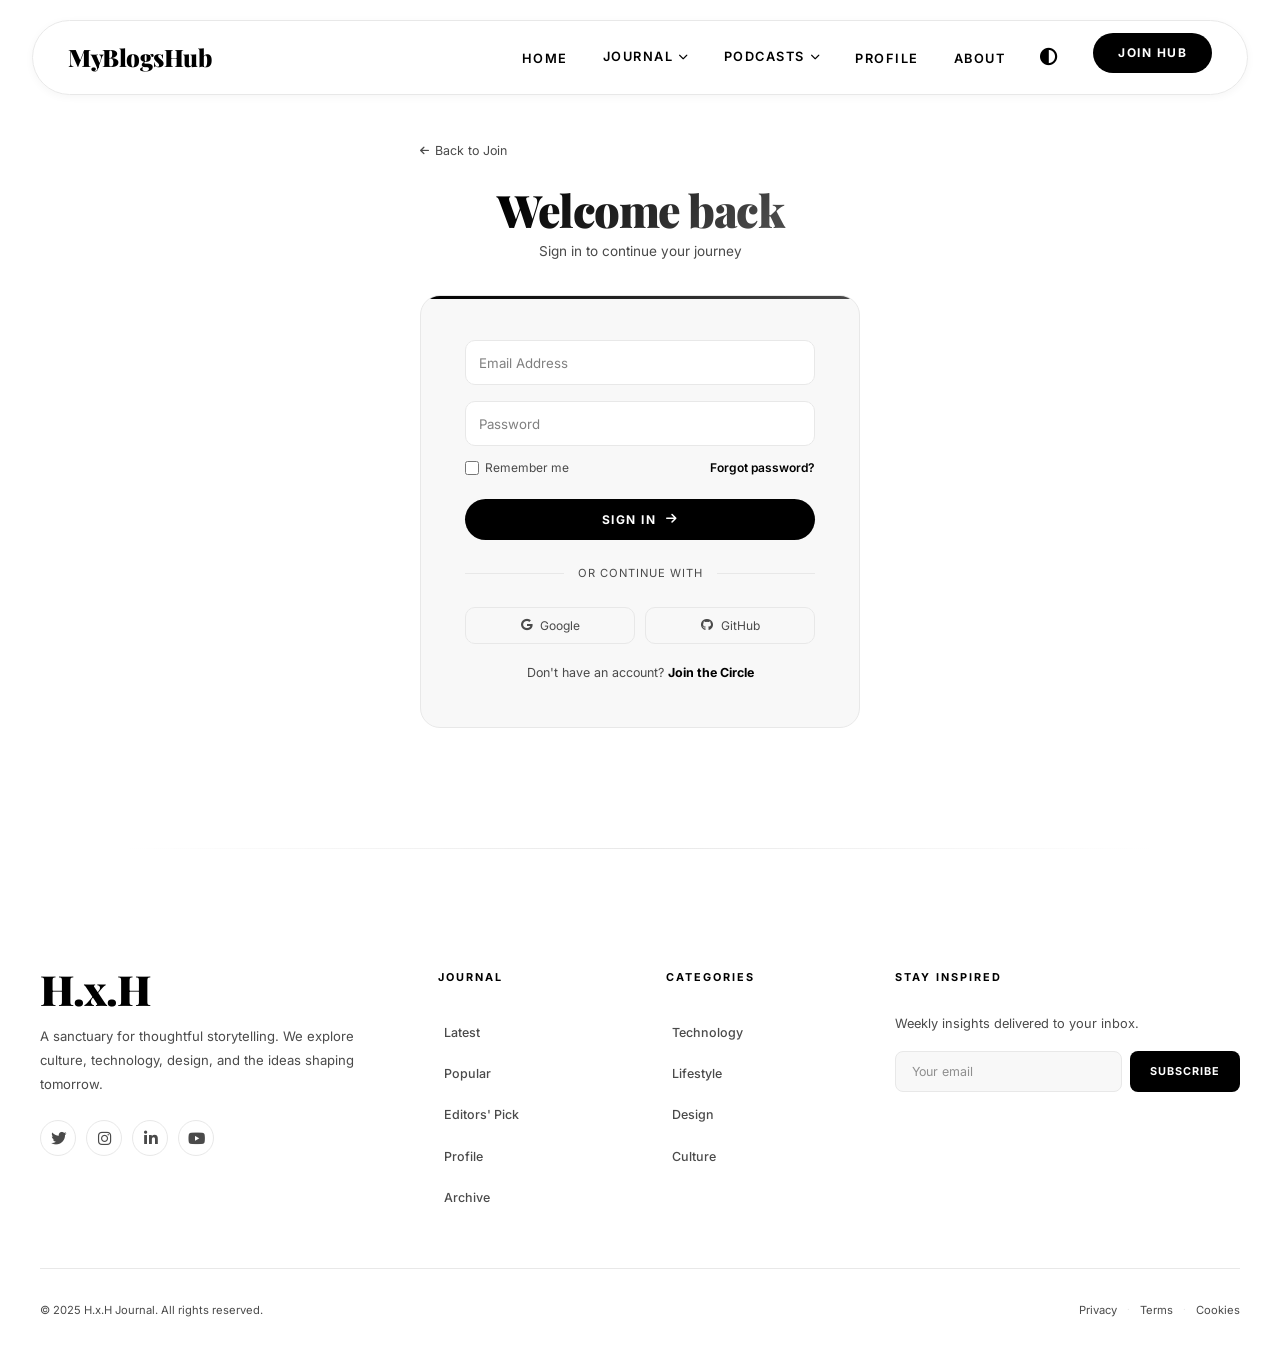
<file: signin.html>
<!DOCTYPE html>
<html lang="en">
<head>
  <meta charset="UTF-8">
  <meta name="viewport" content="width=device-width, initial-scale=1.0">
  <title>Sign In – H.x.H</title>
  <link rel="stylesheet" href="https://cdnjs.cloudflare.com/ajax/libs/font-awesome/6.0.0-beta3/css/all.min.css">
  <link rel="stylesheet" href="css/style.css">
  <style>
    main { position:relative; padding-top:clamp(110px,15vh,150px); padding-bottom:80px; overflow:hidden; z-index:1; }

    .signin-wrap { max-width:440px; margin:0 auto; }
    .signin-header { text-align:center; margin-bottom:32px; }
    .signin-header h1 {
      font-family:'Playfair Display',serif; font-size:clamp(1.8rem,4vw,2.8rem); font-weight:900;
      letter-spacing:-1.5px; line-height:1.1; margin-bottom:6px;
      background:linear-gradient(135deg,var(--text-color) 20%,var(--sub-text) 80%);
      -webkit-background-clip:text;-webkit-text-fill-color:transparent;background-clip:text;
    }
    .signin-header p { color:var(--sub-text); font-size:0.85rem; }

    .signin-card {
      background:var(--card-bg); border:1px solid var(--border-color); border-radius:20px;
      padding:clamp(28px,4vw,44px); position:relative; overflow:hidden;
    }
    .signin-card::before {
      content:''; position:absolute; top:0; left:0; right:0; height:3px;
      background:linear-gradient(90deg,var(--text-color),var(--sub-text),var(--text-color));
      background-size:200% 100%; animation:borderGlow 4s ease-in-out infinite;
    }
    @keyframes borderGlow { 0%,100%{background-position:0% 50%} 50%{background-position:100% 50%} }

    .input-group { margin-bottom:16px; }
    .input-wrap { position:relative; }
    .input-wrap input {
      width:100%; background:var(--bg-color); border:1px solid var(--border-color);
      padding:20px 14px 7px; font-family:'Inter',sans-serif; font-size:0.87rem;
      color:var(--text-color); border-radius:10px; outline:none;
      transition:border-color 0.35s, box-shadow 0.35s;
    }
    .input-wrap input:focus { border-color:var(--text-color); box-shadow:0 0 0 4px rgba(128,128,128,0.06); }
    .input-wrap label {
      position:absolute; top:50%; transform:translateY(-50%); left:14px;
      font-size:0.83rem; color:var(--sub-text); pointer-events:none;
      transition:all 0.3s; opacity:0.7;
    }
    .input-wrap input:focus + label, .input-wrap input:not(:placeholder-shown) + label {
      top:5px; transform:translateY(0); font-size:0.58rem; font-weight:700;
      text-transform:uppercase; letter-spacing:1px; opacity:0.45;
    }

    .forgot-row { display:flex; justify-content:space-between; align-items:center; margin:-4px 0 20px; }
    .forgot-row label { font-size:0.75rem; color:var(--sub-text); display:flex; align-items:center; gap:6px; cursor:pointer; }
    .forgot-row label input[type=checkbox] { accent-color:var(--text-color); width:14px; height:14px; }
    .forgot-row a { font-size:0.75rem; color:var(--text-color); font-weight:600; text-decoration:none; transition:opacity 0.3s; }
    .forgot-row a:hover { opacity:0.6; }

    .signin-btn {
      width:100%; background:var(--text-color); color:var(--bg-color); border:none;
      padding:13px 26px; font-family:'Inter',sans-serif; font-weight:700;
      font-size:0.75rem; text-transform:uppercase; letter-spacing:1.5px;
      border-radius:100px; cursor:pointer; position:relative; overflow:hidden;
      transition:all 0.4s; display:flex; align-items:center; justify-content:center; gap:10px;
    }
    .signin-btn::before {
      content:''; position:absolute; inset:0; width:70px;
      background:rgba(255,255,255,0.06); transform:skewX(-20deg) translateX(-120px);
      transition:transform 0.5s;
    }
    .signin-btn:hover::before { transform:skewX(-20deg) translateX(300px); }
    .signin-btn i { transition:transform 0.35s; }
    .signin-btn:hover i { transform:translateX(5px); }
    .signin-btn:hover { opacity:0.9; transform:translateY(-2px); box-shadow:0 14px 35px rgba(0,0,0,0.1); }
    .signin-btn:active { transform:scale(0.97); }

    .signin-footer { text-align:center; margin-top:18px; color:var(--sub-text); font-size:0.78rem; }
    .signin-footer a { color:var(--text-color); font-weight:700; text-decoration:none; position:relative; }
    .signin-footer a::after { content:''; position:absolute; bottom:-1px; left:0; width:0; height:1px; background:var(--text-color); transition:width 0.35s; }
    .signin-footer a:hover::after { width:100%; }

    .divider { display:flex; align-items:center; gap:14px; margin:24px 0; color:var(--sub-text); font-size:0.7rem; text-transform:uppercase; letter-spacing:1px; }
    .divider::before, .divider::after { content:''; flex:1; height:1px; background:var(--border-color); }

    .social-signin { display:flex; gap:10px; }
    .social-signin button {
      flex:1; padding:10px; border-radius:10px; border:1px solid var(--border-color);
      background:transparent; color:var(--sub-text); font-size:0.9rem;
      cursor:pointer; transition:all 0.3s; display:flex; align-items:center; justify-content:center; gap:8px;
      font-family:'Inter',sans-serif; font-size:0.75rem;
    }
    .social-signin button:hover { border-color:var(--text-color); color:var(--text-color); background:var(--border-color); }

    .back-link { display:inline-flex; align-items:center; gap:6px; margin-bottom:24px; color:var(--sub-text); font-size:0.78rem; text-decoration:none; transition:color 0.3s; }
    .back-link:hover { color:var(--text-color); }
    .back-link i { font-size:0.65rem; }

    @media (max-width:768px) {
      main { padding-top:clamp(105px,13vh,130px); }
      .signin-card { padding:24px 18px; }
    }
    @media (max-width:420px) {
      .signin-card { padding:20px 14px; }
      .social-signin { flex-direction:column; }
    }
  </style>
</head>
<body class="light-theme">
  <header id="mainHeader">
    <div class="nav-wrap" id="navWrap">
      <a href="index.html" class="logo">MyBlogsHub</a>
      <nav>
        <ul class="nav-links" id="navLinks">
          <li><a href="index.html">Home</a></li>
          <li class="dropdown-parent">
            <span class="dropdown-toggle">Journal <i class="fas fa-chevron-down"></i></span>
            <ul class="dropdown-menu">
              <li><a href="blogs.html?category=all" class="all-cat">All Categories</a></li>
              <li><a href="blogs.html?category=technology">Technology</a></li>
              <li><a href="blogs.html?category=lifestyle">Lifestyle</a></li>
              <li><a href="blogs.html?category=design">Design</a></li>
              <li><a href="blogs.html?category=culture">Culture</a></li>
              <li><a href="blogs.html?category=productivity">Productivity</a></li>
            </ul>
          </li>
          <li class="dropdown-parent">
            <span class="dropdown-toggle">Podcasts <i class="fas fa-chevron-down"></i></span>
            <ul class="dropdown-menu">
              <li><a href="podcasts.html?category=all" class="all-cat">All Categories</a></li>
              <li><a href="podcasts.html?category=technology">Technology</a></li>
              <li><a href="podcasts.html?category=lifestyle">Lifestyle</a></li>
              <li><a href="podcasts.html?category=design">Design</a></li>
              <li><a href="podcasts.html?category=culture">Culture</a></li>
              <li><a href="podcasts.html?category=productivity">Productivity</a></li>
            </ul>
          </li>
          <li><a href="profile.html">Profile</a></li>
          <li><a href="about.html">About</a></li>
          <li><button class="theme-toggle" id="themeToggle"><i class="fas fa-adjust"></i></button></li>
          <li><a href="join-hub.html" class="join-hub-btn">Join Hub</a></li>
        </ul>
        <button class="hamburger-icon" onclick="toggleMenu()"><i class="fas fa-bars"></i></button>
      </nav>
    </div>
  </header>

  <div id="closeBtn" onclick="toggleMenu()">&times;</div>

  <main>
    <div class="container">
      <div class="signin-wrap">
        <a href="join-hub.html" class="back-link"><i class="fas fa-arrow-left"></i> Back to Join</a>
        <div class="signin-header">
          <h1>Welcome back</h1>
          <p>Sign in to continue your journey</p>
        </div>
        <div class="signin-card">
          <form onsubmit="event.preventDefault();const btn=this.querySelector('button[type=submit]');const t=btn.textContent;btn.textContent='Welcome!';btn.style.opacity='0.8';setTimeout(()=>{btn.textContent=t;btn.style.opacity='1'},2000);">
            <div class="input-group">
              <div class="input-wrap">
                <input type="email" placeholder=" " required>
                <label>Email Address</label>
              </div>
            </div>
            <div class="input-group">
              <div class="input-wrap">
                <input type="password" placeholder=" " required minlength="6">
                <label>Password</label>
              </div>
            </div>
            <div class="forgot-row">
              <label><input type="checkbox"> Remember me</label>
              <a href="#">Forgot password?</a>
            </div>
            <button type="submit" class="signin-btn ripple-btn">Sign In <i class="fas fa-arrow-right"></i></button>
          </form>
          <div class="divider">or continue with</div>
          <div class="social-signin">
            <button class="ripple-btn"><i class="fab fa-google"></i> Google</button>
            <button class="ripple-btn"><i class="fab fa-github"></i> GitHub</button>
          </div>
          <p class="signin-footer">Don't have an account? <a href="join-hub.html">Join the Circle</a></p>
        </div>
      </div>
    </div>
  </main>

  <footer>
    <div class="container">
      <div class="footer-grid">
        <div class="footer-col footer-about">
          <div class="footer-logo">H.x.H</div>
          <p>A sanctuary for thoughtful storytelling. We explore culture, technology, design, and the ideas shaping tomorrow.</p>
          <div class="social-icons">
            <a href="#" aria-label="Twitter"><i class="fab fa-twitter"></i></a>
            <a href="#" aria-label="Instagram"><i class="fab fa-instagram"></i></a>
            <a href="#" aria-label="LinkedIn"><i class="fab fa-linkedin-in"></i></a>
            <a href="#" aria-label="YouTube"><i class="fab fa-youtube"></i></a>
          </div>
        </div>
        <div class="footer-col"><h4>Journal</h4><ul class="footer-links"><li><a href="blogs.html?category=all">Latest</a></li><li><a href="blogs.html?category=all">Popular</a></li><li><a href="blogs.html?category=all">Editors' Pick</a></li><li><a href="profile.html">Profile</a></li><li><a href="blogs.html?category=all">Archive</a></li></ul></div>
        <div class="footer-col"><h4>Categories</h4><ul class="footer-links"><li><a href="blogs.html?category=technology">Technology</a></li><li><a href="blogs.html?category=lifestyle">Lifestyle</a></li><li><a href="blogs.html?category=design">Design</a></li><li><a href="blogs.html?category=culture">Culture</a></li></ul></div>
        <div class="footer-col"><h4>Stay Inspired</h4><p class="newsletter-text">Weekly insights delivered to your inbox.</p><form class="newsletter-form" onsubmit="event.preventDefault();this.querySelector('input').value='';this.querySelector('button').textContent='Subscribed!';setTimeout(()=>this.querySelector('button').textContent='Subscribe',2000);"><input type="email" placeholder="Your email" required><button type="submit">Subscribe</button></form></div>
      </div>
      <div class="footer-bottom"><span>&copy; 2025 H.x.H Journal. All rights reserved.</span><div class="footer-links-row"><a href="#">Privacy</a><span class="dot">&middot;</span><a href="#">Terms</a><span class="dot">&middot;</span><a href="#">Cookies</a></div></div>
    </div>
  </footer>

  <script src="js/app.js"></script>
</body>
</html>
</file>
<file: css/style.css>
@import url('https://fonts.googleapis.com/css2?family=Inter:wght@300;400;500;600;700&family=Playfair+Display:ital,wght@0,700;0,800;0,900;1,700&display=swap');

:root {
  --bg-color: #ffffff;
  --text-color: #000000;
  --accent-color: #1a1a1a;
  --sub-text: #4a4a4a;
  --card-bg: #f8f8f8;
  --border-color: #e8e8e8;
  --glass-bg: rgba(255, 255, 255, 0.82);
  --shadow-sm: 0 2px 8px rgba(0,0,0,0.04);
  --shadow-md: 0 8px 30px rgba(0,0,0,0.06);
  --shadow-lg: 0 20px 60px rgba(0,0,0,0.08);
  --shadow-hover: 0 25px 70px rgba(0,0,0,0.1);
  --spring: cubic-bezier(0.34, 1.56, 0.64, 1);
  --smooth: cubic-bezier(0.22, 1, 0.36, 1);
  --snap: cubic-bezier(0.5, 0, 0, 1);
  --radius-sm: 6px;
  --radius-md: 12px;
  --radius-lg: 20px;
  --radius-full: 100px;
  --transition-base: 0.5s;
}

.dark-theme {
  --bg-color: #0a0a0a;
  --text-color: #ffffff;
  --accent-color: #f0f0f0;
  --sub-text: #b0b0b0;
  --card-bg: #111111;
  --border-color: #1e1e1e;
  --glass-bg: rgba(10, 10, 10, 0.88);
  --shadow-sm: 0 2px 8px rgba(0,0,0,0.2);
  --shadow-md: 0 8px 30px rgba(0,0,0,0.3);
  --shadow-lg: 0 20px 60px rgba(0,0,0,0.4);
  --shadow-hover: 0 25px 70px rgba(0,0,0,0.5);
}

* { margin:0; padding:0; box-sizing:border-box; }

html {
  scroll-behavior: smooth;
  -webkit-tap-highlight-color: transparent;
  overflow-x: hidden;
}

::-webkit-scrollbar { width: 7px; }
::-webkit-scrollbar-track { background: transparent; }
::-webkit-scrollbar-thumb { background: var(--border-color); border-radius: 10px; transition: background 0.3s; }
::-webkit-scrollbar-thumb:hover { background: var(--sub-text); }

body {
  font-family: 'Inter', sans-serif;
  background: var(--bg-color);
  color: var(--text-color);
  transition: background-color 0.8s var(--smooth), color 0.8s var(--smooth);
  line-height: 1.7;
  overflow-x: hidden;
  -webkit-font-smoothing: antialiased;
  -moz-osx-font-smoothing: grayscale;
  min-height: 100vh;
}

.container { max-width: 1400px; margin: 0 auto; padding: 0 40px; width: 100%; }

/* Page Entrance */
@keyframes pageIn {
  0% { opacity: 0; transform: translateY(20px) scale(0.97); }
  100% { opacity: 1; transform: translateY(0) scale(1); }
}

main {
  animation: pageIn 1s var(--smooth) both;
}

/* Keyframes */
@keyframes fadeUp {
  0% { opacity: 0; transform: translateY(35px) scale(0.96); }
  100% { opacity: 1; transform: translateY(0) scale(1); }
}

@keyframes fadeIn {
  0% { opacity: 0; }
  100% { opacity: 1; }
}

@keyframes scaleIn {
  0% { opacity: 0; transform: scale(0.88); }
  100% { opacity: 1; transform: scale(1); }
}

@keyframes float {
  0%, 100% { transform: translateY(0) rotate(0deg); }
  33% { transform: translateY(-6px) rotate(0.5deg); }
  66% { transform: translateY(-3px) rotate(-0.5deg); }
}

@keyframes breathe {
  0%, 100% { transform: scale(1); }
  50% { transform: scale(1.04); }
}

@keyframes shimmerSlide {
  0% { background-position: 200% center; }
  100% { background-position: -200% center; }
}

@keyframes gradientFlow {
  0% { background-position: 0% 50%; }
  50% { background-position: 100% 50%; }
  100% { background-position: 0% 50%; }
}

@keyframes pulseDot {
  0%, 100% { opacity: 1; transform: scale(1); }
  50% { opacity: 0.3; transform: scale(0.6); }
}

@keyframes borderGlow {
  0%, 100% { background-position: 0% 50%; }
  50% { background-position: 100% 50%; }
}

@keyframes slideIn {
  0% { transform: scaleX(0); }
  100% { transform: scaleX(1); }
}

@keyframes rippleAnim {
  0% { transform: scale(0); opacity: 0.5; }
  100% { transform: scale(4); opacity: 0; }
}

@keyframes textShimmer {
  0% { background-position: -200% center; }
  100% { background-position: 200% center; }
}

@keyframes cardBorderFlow {
  0% { background-position: 0% 50%; }
  50% { background-position: 100% 50%; }
  100% { background-position: 0% 50%; }
}

@keyframes scaleBounce {
  0% { transform: scale(0.9); opacity: 0; }
  60% { transform: scale(1.03); opacity: 1; }
  100% { transform: scale(1); opacity: 1; }
}

/* Gradient text utility */
.gradient-text {
  background: linear-gradient(135deg, var(--text-color) 0%, var(--text-color) 30%, var(--sub-text) 70%, var(--text-color) 100%);
  background-size: 200% 200%;
  -webkit-background-clip: text;
  -webkit-text-fill-color: transparent;
  background-clip: text;
  animation: gradientFlow 5s ease-in-out infinite;
}

/* Header */
header {
  position: fixed;
  top: 20px;
  left: 0;
  right: 0;
  z-index: 1000;
  transition: transform 0.7s var(--smooth), opacity 0.7s var(--smooth);
  will-change: transform;
}

header.hidden {
  transform: translateY(-130px);
  opacity: 0;
  pointer-events: none;
}

.nav-wrap {
  margin: 0 auto;
  width: 95%;
  max-width: 1250px;
  background: var(--glass-bg);
  backdrop-filter: blur(28px) saturate(1.2);
  -webkit-backdrop-filter: blur(28px) saturate(1.2);
  border: 1px solid var(--border-color);
  border-radius: var(--radius-full);
  padding: 12px 35px;
  display: flex;
  justify-content: space-between;
  align-items: center;
  transition: all 0.6s var(--smooth);
  will-change: padding, width, border-radius;
  box-shadow: var(--shadow-sm);
}

.nav-wrap.scrolled {
  padding: 8px 30px;
  width: 90%;
  border-radius: 80px;
  box-shadow: var(--shadow-md);
}

.logo {
  font-family: 'Playfair Display', serif;
  font-weight: 900;
  font-size: clamp(1.2rem, 2.5vw, 1.5rem);
  letter-spacing: -0.5px;
  color: var(--text-color);
  cursor: pointer;
  white-space: nowrap;
  transition: opacity 0.4s var(--smooth), transform 0.5s var(--spring);
  text-decoration: none;
  display: inline-block;
}

.logo:hover { opacity: 0.7; transform: scale(1.05); }

.about-image img {
  width: 100%;
  height: 100%;
  object-fit: contain;
  padding: 20px;
  transition: transform 0.8s var(--smooth);
}

.about-image:hover img { transform: scale(1.03); }

.nav-links {
  display: flex;
  list-style: none;
  gap: 35px;
  align-items: center;
}

.nav-links a {
  text-decoration: none;
  color: var(--text-color);
  font-size: 0.8rem;
  font-weight: 600;
  text-transform: uppercase;
  letter-spacing: 1.5px;
  transition: opacity 0.4s var(--smooth), transform 0.5s var(--spring);
  white-space: nowrap;
  display: inline-block;
  position: relative;
}

.nav-links a::after {
  content: '';
  position: absolute;
  bottom: -3px;
  left: 0;
  width: 0;
  height: 1.5px;
  background: var(--text-color);
  transition: width 0.5s var(--snap);
}

.nav-links a:hover::after { width: 100%; }
.nav-links a:hover { opacity: 0.5; transform: translateY(-2px); }

.nav-links a:visited, .nav-links a:active, .nav-links a:focus {
  color: var(--text-color);
  background: transparent;
  -webkit-tap-highlight-color: transparent;
  outline: none;
}

/* Dropdown */
.dropdown-parent { position: static; }

.dropdown-toggle {
  cursor: pointer;
  display: flex;
  align-items: center;
  gap: 6px;
  text-decoration: none;
  color: var(--text-color);
  font-size: 0.8rem;
  font-weight: 600;
  text-transform: uppercase;
  letter-spacing: 1.5px;
  white-space: nowrap;
}

.dropdown-toggle i {
  font-size: 0.6rem;
  transition: transform 0.6s var(--snap);
}

.dropdown-parent.show .dropdown-toggle i,
.dropdown-toggle i.open { transform: rotate(180deg); }

.dropdown-menu {
  position: static;
  left: auto;
  top: auto;
  transform: none;
  background: transparent;
  backdrop-filter: none;
  border: none;
  padding: 0;
  min-width: 0;
  list-style: none;
  opacity: 1;
  visibility: visible;
  pointer-events: all;
  box-shadow: none;
  text-align: center;
  display: none;
}

.dropdown-parent.show .dropdown-menu,
.dropdown-parent.open .dropdown-menu { display: block; }

.dropdown-menu li a {
  display: block;
  padding: 8px 0;
  font-size: 0.9rem;
  letter-spacing: 1.2px;
  color: var(--sub-text);
  transition: all 0.35s var(--smooth);
  text-transform: capitalize;
  width: 100%;
  text-align: center;
}

.dropdown-menu li a:hover {
  background: var(--border-color);
  color: var(--text-color);
  opacity: 1;
  transform: none;
}

.dropdown-menu li a:visited, .dropdown-menu li a:active, .dropdown-menu li a:focus {
  color: var(--sub-text);
  background: transparent;
  -webkit-tap-highlight-color: transparent;
  outline: none;
}

.dropdown-menu li a.all-cat {
  border-bottom: 1px solid var(--border-color);
  margin-bottom: 4px;
  font-weight: 700;
  color: var(--text-color);
}

@media (min-width: 769px) {
  .dropdown-parent { position: relative; }

  .dropdown-menu {
    position: absolute;
    top: calc(100% + 18px);
    left: 50%;
    transform: translateX(-50%) translateY(12px) scale(0.94);
    background: var(--glass-bg);
    backdrop-filter: blur(30px) saturate(1.2);
    -webkit-backdrop-filter: blur(30px) saturate(1.2);
    border: 1px solid var(--border-color);
    border-radius: var(--radius-md);
    padding: 8px 0;
    min-width: 210px;
    list-style: none;
    opacity: 0;
    visibility: hidden;
    pointer-events: none;
    transition: all 0.45s var(--snap);
    box-shadow: var(--shadow-md);
    text-align: left;
    display: block;
    transform-origin: top center;
  }

  .dropdown-parent.show .dropdown-menu {
    opacity: 1;
    visibility: visible;
    pointer-events: all;
    transform: translateX(-50%) translateY(0) scale(1);
  }

  .dropdown-menu li a { padding: 10px 22px; font-size: 0.72rem; text-align: left; }
}

.theme-toggle {
  background: none;
  border: none;
  cursor: pointer;
  color: var(--text-color);
  font-size: 1.1rem;
  outline: none;
  padding: 0;
  transition: transform 0.8s var(--spring);
  will-change: transform;
  position: relative;
}

.theme-toggle:hover { transform: rotate(50deg) scale(1.15); }

.join-hub-btn {
  background: var(--text-color);
  color: var(--bg-color) !important;
  padding: 10px 25px;
  border-radius: var(--radius-full);
  font-size: 0.75rem !important;
  font-weight: 700 !important;
  opacity: 1 !important;
  transition: all 0.45s var(--spring) !important;
  display: inline-block;
  position: relative;
  overflow: hidden;
}

.join-hub-btn:hover {
  transform: translateY(-3px) scale(1.03);
  opacity: 0.9 !important;
  box-shadow: 0 10px 30px rgba(0, 0, 0, 0.12);
}

.hamburger-icon {
  display: none;
  background: none;
  border: none;
  font-size: 1.3rem;
  color: var(--text-color);
  cursor: pointer;
  z-index: 1002;
  transition: all 0.45s var(--spring);
}

.hamburger-icon:hover { opacity: 0.6; transform: scale(1.2) rotate(5deg); }

#closeBtn { display: none; }

/* Back button */
.back-btn {
  display: inline-flex;
  align-items: center;
  gap: 8px;
  color: var(--sub-text);
  font-weight: 600;
  font-size: 0.8rem;
  text-transform: uppercase;
  letter-spacing: 1.5px;
  margin-bottom: 30px;
  transition: all 0.45s var(--smooth);
  background: none;
  border: none;
  font-family: 'Inter', sans-serif;
  text-decoration: none;
}

.back-btn:hover { color: var(--text-color); gap: 16px; }
.back-btn i { transition: transform 0.45s var(--snap); }
.back-btn:hover i { transform: translateX(-6px); }

/* Search & Category pills */
.search-wrap {
  display: flex;
  justify-content: center;
  margin-bottom: 40px;
  animation: fadeUp 0.9s 0.1s var(--smooth) both;
}

.search-box {
  display: flex;
  align-items: center;
  gap: 12px;
  background: var(--card-bg);
  border: 1px solid var(--border-color);
  border-radius: var(--radius-full);
  padding: 12px 22px;
  width: 100%;
  max-width: 550px;
  transition: all 0.5s var(--smooth);
}

.search-box:focus-within {
  border-color: var(--text-color);
  box-shadow: 0 0 0 8px rgba(128, 128, 128, 0.05);
  transform: scale(1.015);
}

.search-box i { color: var(--sub-text); font-size: 1rem; }

.search-box input {
  flex: 1;
  border: none;
  background: transparent;
  color: var(--text-color);
  font-family: 'Inter', sans-serif;
  font-size: 0.9rem;
  outline: none;
}

.search-box input::placeholder { color: var(--sub-text); opacity: 0.7; }

.cat-filters {
  display: flex;
  justify-content: center;
  flex-wrap: wrap;
  gap: clamp(8px, 1.5vw, 14px);
  margin-bottom: 50px;
  animation: fadeUp 0.9s 0.2s var(--smooth) both;
}

.cat-pill {
  background: transparent;
  border: 1px solid var(--border-color);
  color: var(--sub-text);
  padding: 8px 20px;
  border-radius: var(--radius-full);
  font-family: 'Inter', sans-serif;
  font-size: clamp(0.7rem, 0.9vw, 0.78rem);
  font-weight: 600;
  cursor: pointer;
  text-transform: uppercase;
  letter-spacing: 1px;
  transition: all 0.45s var(--spring);
  white-space: nowrap;
  text-decoration: none;
  display: inline-block;
  position: relative;
  overflow: hidden;
}

.cat-pill:hover, .cat-pill.active {
  background: var(--text-color);
  color: var(--bg-color);
  border-color: var(--text-color);
  transform: translateY(-3px) scale(1.03);
  box-shadow: 0 8px 25px rgba(0, 0, 0, 0.1);
}

.cat-pill.all-pill { background: transparent; }

/* 3D Tilt Card styles */
.tilt-card {
  transform-style: preserve-3d;
  perspective: 1200px;
}

.tilt-card-inner {
  transition: transform 0.15s var(--smooth);
  transform-style: preserve-3d;
  will-change: transform;
}

.tilt-card .card-content {
  transform: translateZ(20px);
}

.tilt-card .card-img-wrap {
  transform: translateZ(0);
  transition: transform 0.5s var(--smooth);
}

.tilt-card:hover .card-img-wrap {
  transform: translateZ(10px);
}

.tilt-card .card-meta {
  transform: translateZ(15px);
}

.tilt-card .card-link {
  transform: translateZ(25px);
}

/* Card styles */
.blog-card, .podcast-card {
  background: var(--card-bg);
  border-radius: var(--radius-md);
  overflow: hidden;
  transition: transform 0.6s var(--spring), box-shadow 0.6s var(--smooth), border-color 0.5s var(--smooth);
  display: flex;
  flex-direction: column;
  border: 1px solid transparent;
  will-change: transform;
  box-shadow: var(--shadow-sm);
  position: relative;
}

.blog-card::before, .podcast-card::before {
  content: '';
  position: absolute;
  inset: -2px;
  border-radius: calc(var(--radius-md) + 2px);
  background: linear-gradient(135deg, transparent 40%, var(--border-color) 50%, transparent 60%);
  background-size: 200% 200%;
  opacity: 0;
  transition: opacity 0.6s var(--smooth);
  z-index: -1;
}

.blog-card:hover::before, .podcast-card:hover::before {
  opacity: 1;
  animation: cardBorderFlow 3s ease-in-out infinite;
}

.blog-card:hover, .podcast-card:hover {
  transform: translateY(-12px) scale(1.015);
  box-shadow: var(--shadow-hover);
  border-color: var(--border-color);
}

.card-img-wrap {
  width: 100%;
  aspect-ratio: 16/10;
  overflow: hidden;
  position: relative;
  background: #e0e0e0;
}

.dark-theme .card-img-wrap { background: #1a1a1a; }

.card-img-wrap img {
  width: 100%;
  height: 100%;
  object-fit: cover;
  transition: transform 1.5s var(--snap);
  will-change: transform;
}

.blog-card:hover .card-img-wrap img,
.podcast-card:hover .card-img-wrap img { transform: scale(1.1); }

.card-content {
  padding: clamp(22px, 3vw, 40px);
  display: flex;
  flex-direction: column;
  justify-content: center;
  flex: 1;
}

.card-meta {
  font-size: 0.7rem;
  text-transform: uppercase;
  letter-spacing: 1.5px;
  color: var(--sub-text);
  margin-bottom: 14px;
  font-weight: 600;
  opacity: 0.8;
}

.card-title {
  font-family: 'Playfair Display', serif;
  font-size: clamp(1.3rem, 2.5vw, 2rem);
  line-height: 1.2;
  margin-bottom: 16px;
  color: var(--text-color);
  font-weight: 700;
  transition: opacity 0.5s var(--smooth);
}

.blog-card:hover .card-title, .podcast-card:hover .card-title { opacity: 0.8; }

.card-desc {
  font-size: clamp(0.8rem, 1.3vw, 0.95rem);
  color: var(--sub-text);
  margin-bottom: 22px;
  line-height: 1.7;
}

.card-link {
  color: var(--text-color);
  font-weight: 700;
  text-decoration: none;
  font-size: 0.8rem;
  text-transform: uppercase;
  letter-spacing: 0.5px;
  transition: gap 0.45s var(--spring), opacity 0.4s var(--smooth);
  display: inline-flex;
  align-items: center;
  gap: 6px;
}

.card-link:hover { gap: 14px; opacity: 0.7; }

.no-results {
  text-align: center;
  grid-column: 1 / -1;
  padding: 60px 20px;
  color: var(--sub-text);
  font-size: 1rem;
}

/* Reveal animation */
.reveal {
  opacity: 0;
  transform: translateY(45px) scale(0.96);
  transition: opacity 1.1s var(--smooth), transform 1.1s var(--smooth);
  will-change: opacity, transform;
}

.reveal.visible {
  opacity: 1;
  transform: translateY(0) scale(1);
}

/* Scale reveal */
.reveal-scale {
  opacity: 0;
  transform: scale(0.88);
  transition: opacity 0.9s var(--snap), transform 0.9s var(--snap);
}

.reveal-scale.visible {
  opacity: 1;
  transform: scale(1);
}

/* Ripple effect */
.ripple-btn {
  position: relative;
  overflow: hidden;
}

.ripple-btn .ripple {
  position: absolute;
  border-radius: 50%;
  background: rgba(255, 255, 255, 0.3);
  transform: scale(0);
  animation: rippleAnim 0.6s ease-out forwards;
  pointer-events: none;
}

.dark-theme .ripple-btn .ripple {
  background: rgba(255, 255, 255, 0.15);
}

/* Footer */
footer {
  padding: clamp(80px, 12vw, 120px) 0 0;
  margin-top: 40px;
  position: relative;
}

footer::before {
  content: '';
  position: absolute;
  top: 0;
  left: 10%;
  right: 10%;
  height: 1px;
  background: linear-gradient(90deg, transparent, var(--border-color), transparent);
}

.footer-grid {
  display: grid;
  grid-template-columns: 2fr 1fr 1fr 1.5fr;
  gap: clamp(30px, 5vw, 60px);
  padding-bottom: clamp(40px, 6vw, 60px);
}

.footer-col h4 {
  font-family: 'Inter', sans-serif;
  font-weight: 700;
  font-size: clamp(0.68rem, 0.85vw, 0.8rem);
  text-transform: uppercase;
  letter-spacing: 2px;
  margin-bottom: clamp(20px, 2.5vw, 28px);
  color: var(--text-color);
  position: relative;
}

.footer-logo {
  font-family: 'Playfair Display', serif;
  font-size: clamp(2rem, 3.5vw, 2.6rem);
  font-weight: 900;
  line-height: 1;
  margin-bottom: 16px;
  color: var(--text-color);
  letter-spacing: -1px;
}

.footer-about p {
  color: var(--sub-text);
  font-size: clamp(0.82rem, 1vw, 0.95rem);
  line-height: 1.8;
  margin-bottom: 24px;
  max-width: 380px;
}

.newsletter-text {
  color: var(--sub-text);
  font-size: clamp(0.78rem, 1vw, 0.88rem);
  margin-bottom: 16px;
  line-height: 1.6;
}

.footer-links-row {
  display: flex;
  align-items: center;
  gap: 10px;
}

.footer-links-row a {
  color: var(--sub-text);
  text-decoration: none;
  transition: color 0.35s var(--smooth);
}

.footer-links-row a:hover { color: var(--text-color); }

.dot {
  color: var(--border-color);
  font-size: 0.6rem;
}

.footer-links {
  list-style: none;
  display: flex;
  flex-direction: column;
  gap: 12px;
}

.footer-links a {
  color: var(--sub-text);
  text-decoration: none;
  font-size: clamp(0.78rem, 0.95vw, 0.88rem);
  font-weight: 500;
  transition: color 0.35s var(--smooth), transform 0.4s var(--spring);
  display: inline-flex;
  align-items: center;
  gap: 6px;
}

.footer-links a::before {
  content: '';
  width: 0;
  height: 1px;
  background: var(--text-color);
  transition: width 0.35s var(--smooth);
}

.footer-links a:visited, .footer-links a:active, .footer-links a:focus { color: var(--sub-text); }

.footer-links a:hover {
  color: var(--text-color);
  transform: translateX(10px);
}

.footer-links a:hover::before {
  width: 16px;
  margin-right: 4px;
}

.social-icons {
  display: flex;
  gap: 10px;
  flex-wrap: wrap;
}

.social-icons a {
  color: var(--sub-text);
  font-size: clamp(0.9rem, 1.2vw, 1.05rem);
  transition: all 0.45s var(--spring);
  display: flex;
  align-items: center;
  justify-content: center;
  width: 36px;
  height: 36px;
  border-radius: 50%;
  border: 1px solid var(--border-color);
  text-decoration: none;
}

.social-icons a:hover {
  color: var(--bg-color);
  background: var(--text-color);
  border-color: var(--text-color);
  transform: translateY(-5px) scale(1.08);
  box-shadow: 0 8px 25px rgba(0, 0, 0, 0.08);
}

.newsletter-form {
  display: flex;
  gap: 8px;
  align-items: stretch;
}

.newsletter-form input {
  flex: 1;
  background: var(--card-bg);
  border: 1px solid var(--border-color);
  padding: clamp(10px, 1.2vw, 12px) clamp(14px, 1.8vw, 16px);
  color: var(--text-color);
  font-family: 'Inter', sans-serif;
  font-size: clamp(0.78rem, 0.9vw, 0.85rem);
  border-radius: 8px;
  outline: none;
  transition: all 0.4s var(--smooth);
  min-width: 0;
}

.newsletter-form input::placeholder { color: var(--sub-text); opacity: 0.6; }

.newsletter-form input:focus {
  border-color: var(--text-color);
  box-shadow: 0 0 0 4px rgba(128, 128, 128, 0.05);
  transform: scale(1.015);
}

.newsletter-form button {
  background: var(--text-color);
  color: var(--bg-color);
  border: none;
  padding: clamp(10px, 1.2vw, 12px) clamp(16px, 2vw, 20px);
  font-family: 'Inter', sans-serif;
  font-weight: 700;
  font-size: clamp(0.65rem, 0.85vw, 0.75rem);
  text-transform: uppercase;
  letter-spacing: 1px;
  border-radius: 8px;
  cursor: pointer;
  transition: all 0.4s var(--spring);
  white-space: nowrap;
  position: relative;
  overflow: hidden;
}

.newsletter-form button:hover { opacity: 0.85; transform: translateY(-2px) scale(1.03); }
.newsletter-form button:active { transform: scale(0.94); }

.footer-bottom {
  display: flex;
  justify-content: space-between;
  align-items: center;
  padding: clamp(22px, 3vw, 32px) 0;
  border-top: 1px solid var(--border-color);
  font-size: clamp(0.7rem, 0.85vw, 0.8rem);
  color: var(--sub-text);
  flex-wrap: wrap;
  gap: 12px;
  margin-top: 0;
}

.footer-bottom a {
  color: var(--sub-text);
  text-decoration: none;
  transition: color 0.35s var(--smooth);
}

.footer-bottom a:hover { color: var(--text-color); }

/* Media Queries */
@media (max-width: 1100px) {
  .footer-grid { grid-template-columns: 1.5fr 1fr 1.2fr; gap: 30px; }
  .footer-grid .footer-col:last-child { grid-column: span 3; }
  .footer-about p { max-width: 100%; }
  .newsletter-form { flex-direction: column; }
}

@media (max-width: 768px) {
  .container { padding: 0 25px; }

  .hamburger-icon { display: block; }

  .nav-links {
    position: fixed;
    top: 0;
    right: -100%;
    width: 100%;
    height: 100vh;
    height: 100dvh;
    background: var(--bg-color);
    flex-direction: column;
    justify-content: flex-start;
    align-items: center;
    padding-top: 80px;
    padding-bottom: 40px;
    overflow-y: auto;
    transition: right 0.65s var(--snap);
    z-index: 1001;
    gap: 18px;
  }

  .nav-links.active { right: 0; }
  .nav-links li { width: 100%; text-align: center; flex-shrink: 0; }
  .nav-links a { font-size: 1.1rem; letter-spacing: 2px; -webkit-tap-highlight-color: transparent; }
  .nav-links .hamburger-icon { display: none; }

  #closeBtn {
    display: none;
    position: fixed;
    top: 20px;
    right: 20px;
    font-size: 2rem;
    color: var(--text-color);
    cursor: pointer;
    z-index: 1003;
    background: none;
    border: none;
    line-height: 1;
  }

  .nav-links .dropdown-parent { position: static !important; }

  .nav-links .dropdown-parent .dropdown-menu {
    position: static !important;
    left: auto !important;
    top: auto !important;
    transform: none !important;
    width: 100% !important;
    min-width: 0 !important;
    display: none !important;
    padding: 0 !important;
    margin: 0 !important;
    background: transparent !important;
    border: none !important;
    box-shadow: none !important;
    text-align: center !important;
    opacity: 1 !important;
    visibility: visible !important;
    pointer-events: all !important;
    list-style: none !important;
  }

  .nav-links .dropdown-parent.open .dropdown-menu { display: block !important; }

  .nav-links .dropdown-menu li a {
    display: block !important;
    width: 100% !important;
    padding: 8px 0 !important;
    font-size: 0.9rem !important;
    text-align: center !important;
    -webkit-tap-highlight-color: transparent !important;
  }

  .nav-wrap { padding: 10px 22px; border-radius: 50px; }
  .nav-wrap.scrolled { padding: 7px 20px; border-radius: 40px; }
  .footer-grid { grid-template-columns: 1fr 1fr; gap: 35px; }
  .footer-grid .footer-col:last-child { grid-column: span 2; }
  .footer-about { grid-column: span 2; }
  .newsletter-form { flex-direction: row; }

  .dropdown-toggle {
    display: inline-flex;
    align-items: center;
    justify-content: center;
    gap: 6px;
    background: transparent;
    border-radius: 10px;
    padding: 10px 20px;
    -webkit-tap-highlight-color: transparent;
    font-size: 1.1rem;
    letter-spacing: 2px;
  }

  .dropdown-parent.open > .dropdown-toggle:active { background: transparent; }
}

@media (max-width: 420px) {
  .container { padding: 0 15px; }
  .nav-wrap { padding: 8px 18px; border-radius: 40px; }
  .nav-wrap.scrolled { padding: 6px 15px; border-radius: 35px; }
  .logo { font-size: 1.05rem; }
  .hamburger-icon { font-size: 1.1rem; }
  #closeBtn { top: 15px; right: 15px; font-size: 1.8rem; }
  .card-content { padding: 18px 15px; }
  .card-title { font-size: 1.2rem; }
  .card-desc { font-size: 0.78rem; }
  .cat-pill { padding: 6px 14px; font-size: 0.65rem; }
  .search-box { padding: 10px 16px; }
  .footer-grid { grid-template-columns: 1fr; gap: 35px; }
  .footer-grid .footer-col:last-child, .footer-about { grid-column: span 1; }
  .newsletter-form { flex-direction: column; }
  .footer-bottom { flex-direction: column; text-align: center; gap: 8px; }
}

@media (prefers-reduced-motion: reduce) {
  *, *::before, *::after {
    animation-duration: 0.01ms !important;
    animation-iteration-count: 1 !important;
    transition-duration: 0.01ms !important;
    scroll-behavior: auto !important;
  }
}
</file>
